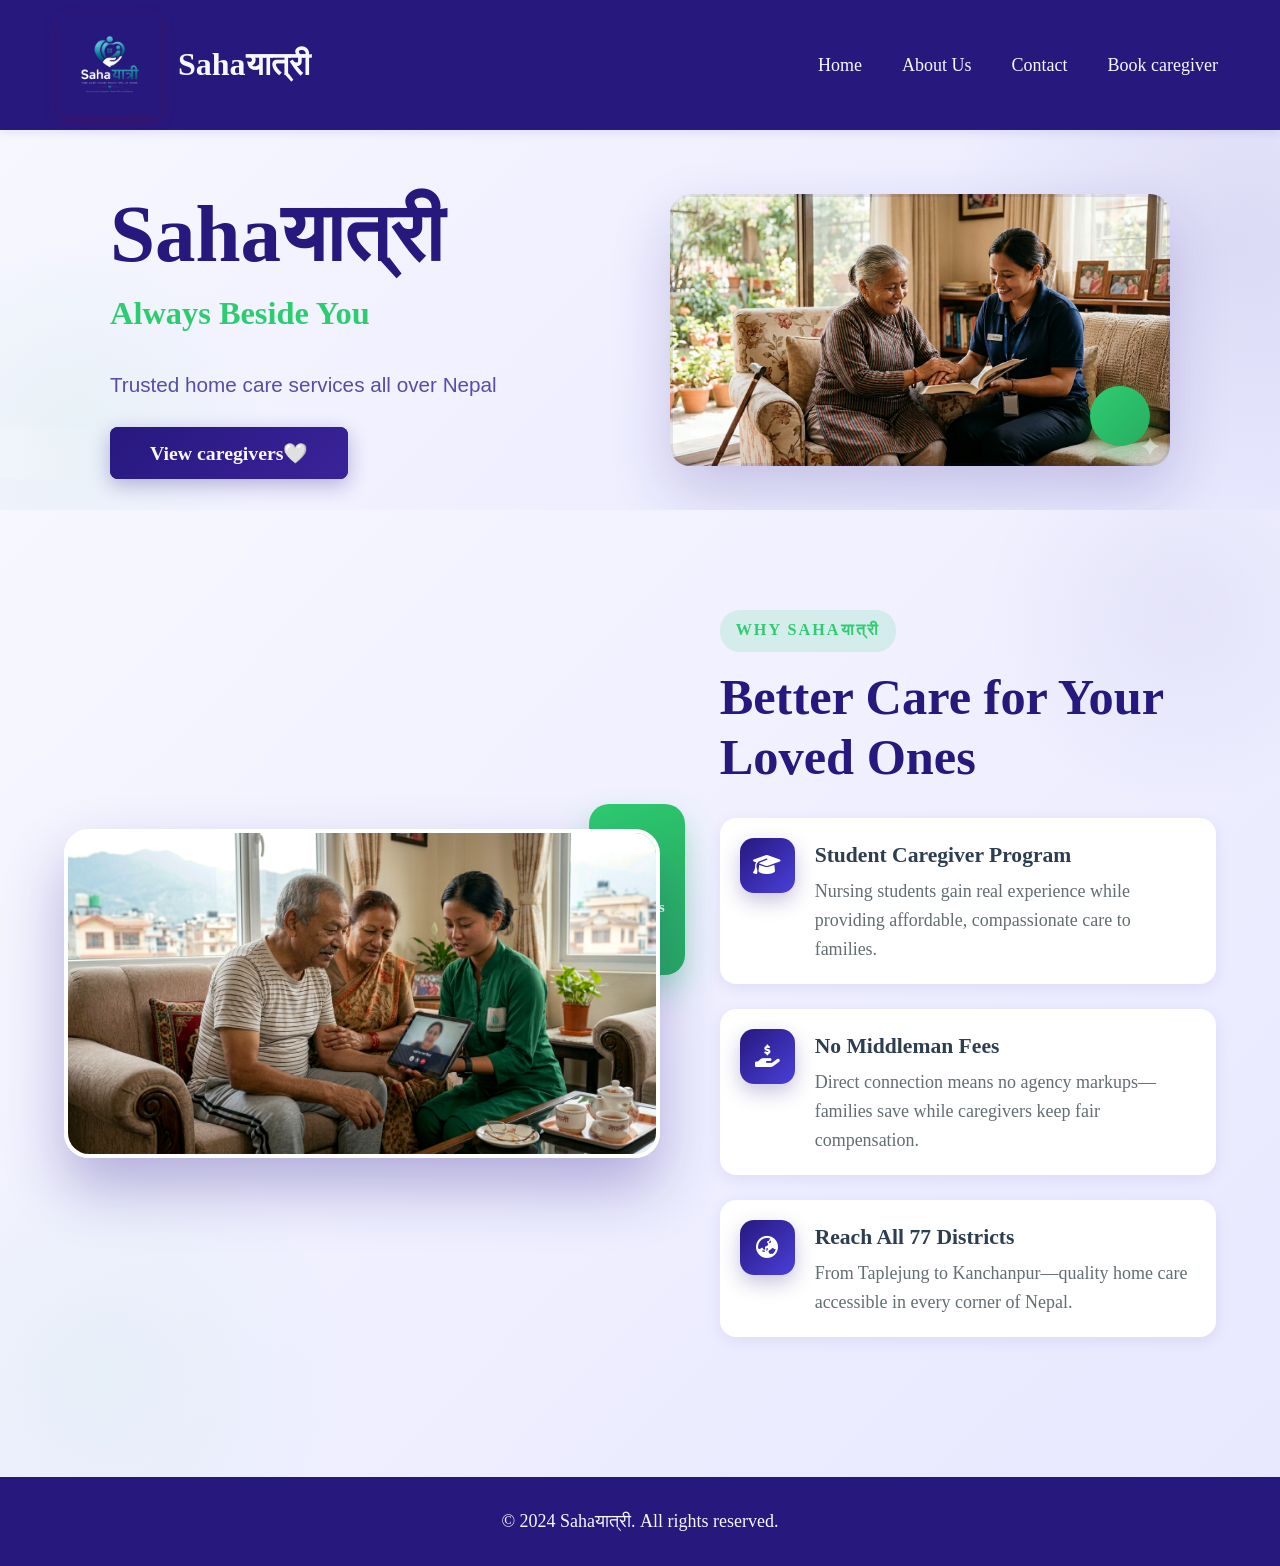
<file: First Draft/index.html>
<!DOCTYPE html>
<html lang="en">
<head>
    <meta charset="UTF-8">
    <meta name="viewport" content="width=device-width, initial-scale=1.0">
    <title>Document</title>
    <link rel="stylesheet" href="style.css">
    <link rel="stylesheet" href="https://cdnjs.cloudflare.com/ajax/libs/font-awesome/6.4.2/css/all.min.css">
    <script src="script.js"></script>
</head>
<body>
    <!-- Navigation Bar -->
    <nav class="navbar">
        
            <div class="nav-content">
                <div class="logo">
                    <a href="index.html">
                        <img id="bakwas"src="images/hi.png" alt="Sahayatri Logo">
                    </a>
                    <h1 id="bhi">Sahaयात्री</h1>
                </div>
                <ul class="nav-links">
                    <li><a href="#home">Home</a></li>
                    <li><a href="aboutus.html">About Us</a></li>
                    <li><a href="contact.html">Contact</a></li>
                    <li><a href="service.html">Book caregiver</a></li>
                </ul>
               <div class="hamburger">
    <div style="width: 25px; height: 3px; background: white; margin: 5px 0;"></div>
    <div style="width: 25px; height: 3px; background: white; margin: 5px 0;"></div>
    <div style="width: 25px; height: 3px; background: white; margin: 5px 0;"></div>
</div>
            </div>
        </div>
    </nav>

    <!-- Hero Section -->
    <section id="home" class="hero-section">
        <div class="container">
            <div class="hero-content">
                <div class="hero-text">
                    <h2 class="hero-title">Sahaयात्री</h2>
                    <p class="tagline">Always Beside You</p>
                    <p class="subtitle">Trusted home care services all over Nepal</p>
                  <a href="caregiver.html" class="cta-button"> View  caregivers🤍 </a>
                    
                </div>
                <div class="hero-image">
                    <div class="image-placeholder">
                        <img id="hi" src=" images/caregiver.png" alt="shayatri"></img>
                        <span></span>
                    </div>
                </div>
            </div>
        </div>
    </section>
    <section class="unique-why-us">
    <div class="split-container">
        
        <div class="why-visual">
            <div class="experience-badge">
                <span class="number">77</span>
                <span class="text">Districts<br>Strong</span>
            </div>
            <img id="kho" src="images/saha.png"alt="sahayatri"> </img>
        </div>

        <div class="why-content">
            <span class="accent-text"> WHY Sahaयात्री</span>
            <h2>Better Care for Your <br>Loved Ones</h2>
            
            <div class="feature-list">
                <div class="feature-item">
                    <div class="why-icon-box">
                        <i class="fa-solid fa-graduation-cap"></i>
                    </div>
                    <div>
                        <h4>Student Caregiver Program</h4>
                        <p>Nursing students gain real experience while providing affordable, compassionate care to families.</p>
                    </div>
                </div>

                <div class="feature-item">
                    <div class="why-icon-box">
                        <i class="fa-solid fa-hand-holding-dollar"></i>
                    </div>
                    <div>
                        <h4>No Middleman Fees</h4>
                        <p>Direct connection means no agency markups—families save while caregivers keep fair compensation.</p>
                    </div>
                </div>

                <div class="feature-item">
                    <div class="why-icon-box">
                        <i class="fa-solid fa-earth-asia"></i>
                    </div>
                    <div>
                        <h4>Reach All 77 Districts</h4>
                        <p>From Taplejung to Kanchanpur—quality home care accessible in every corner of Nepal.</p>
                    </div>
                </div>
            </div>

           
        </div>
        
    </div>
</section>

    
    <!-- Footer -->
    <footer class="footer">
        <div class="container">
            <p>&copy; 2024 Sahaयात्री. All rights reserved.</p>
        </div>
    </footer>

    
</body>
</html>
</file>
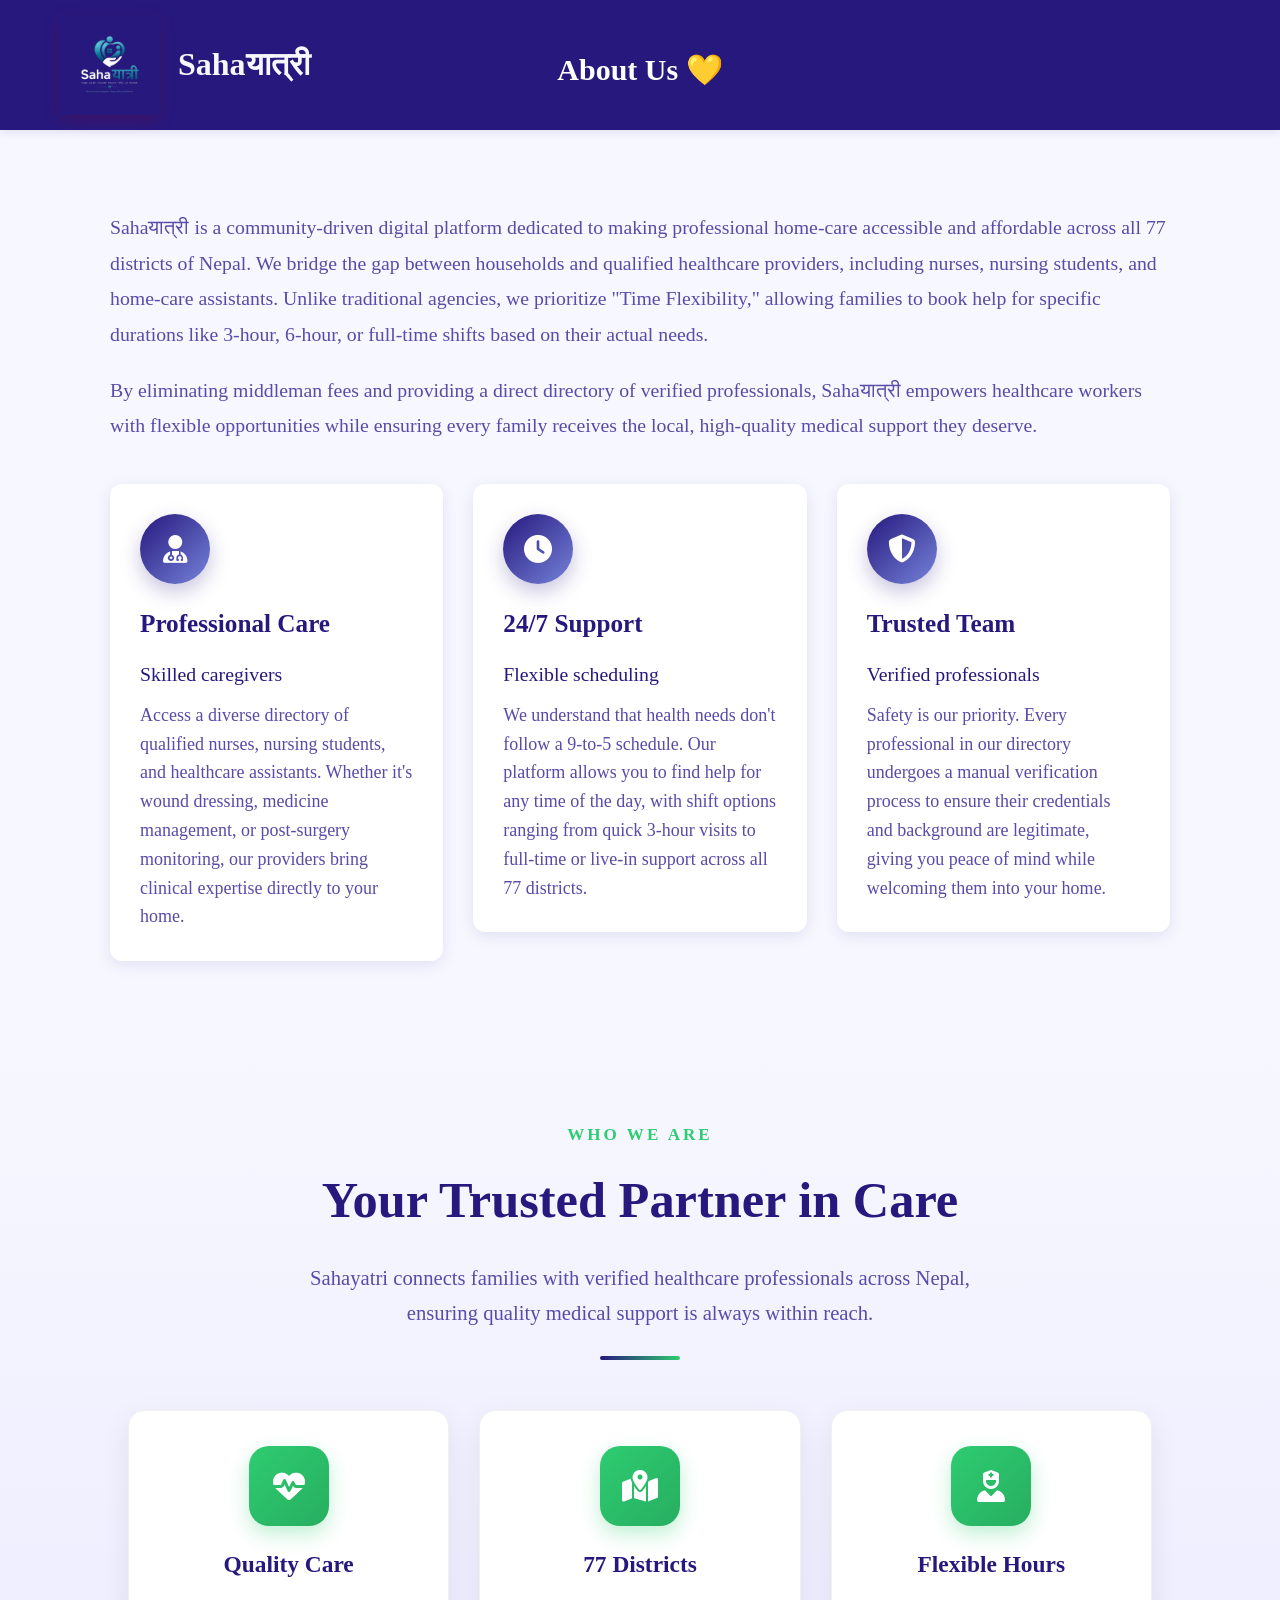
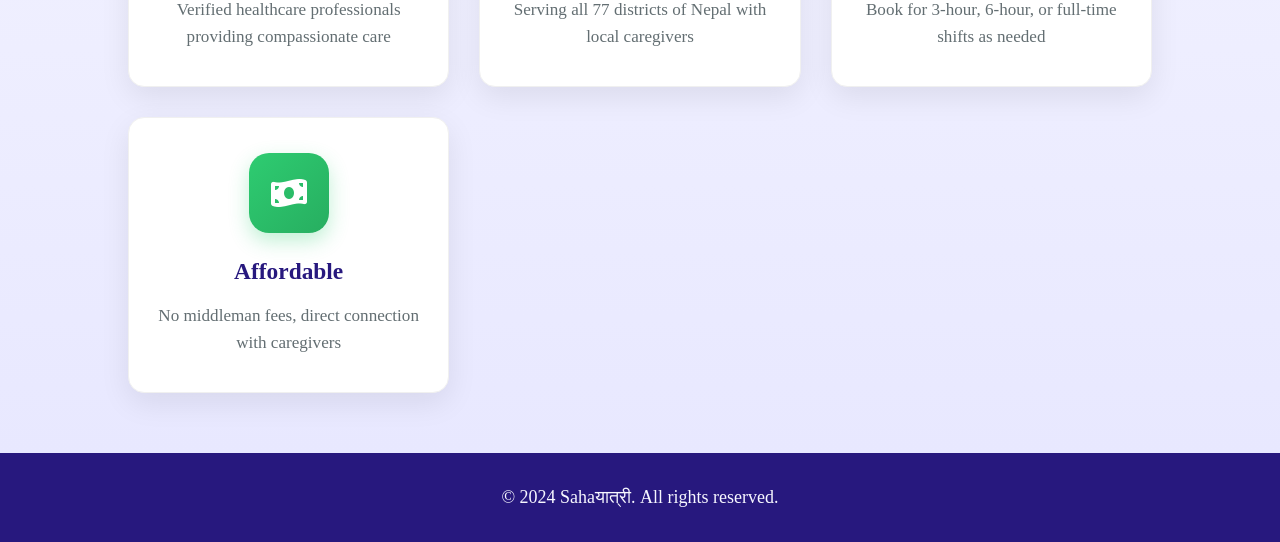
<file: First Draft/aboutus.html>
<!DOCTYPE html>
<html lang="en">
<head>
    <meta charset="UTF-8">
    <meta name="viewport" content="width=device-width, initial-scale=1.0">
    <title>About Us - Sahaयात्री</title>
    <link rel="stylesheet" href="style.css">
    <link rel="stylesheet" href="https://cdnjs.cloudflare.com/ajax/libs/font-awesome/6.4.2/css/all.min.css">
</head>
<body>
    <nav class="navbar">
      
            <div class="nav-content">
                <div class="logo">
                    <a href="index.html">
                        <img id="bakwas"src="images/hi.png" alt="Sahayatri Logo">
                    </a>
                    <h1 id="bhi">Sahaयात्री</h1>
                    

                </div>
                
                       <h2 class="section-title">About Us 💛</h2>
                     
              
             
                <div class="hamburger">
                    <span></span>
                    <span></span>
                    <span></span>
                </div>
            </div>
        </div>
    </nav>
        
    <section id="about" class="about-section">
        <div class="container">
           
            <div class="about-content">
                <div class="about-text">
                    <p>Sahaयात्री is a community-driven digital platform dedicated to making professional home-care accessible and affordable across all 77 districts of Nepal. We bridge the gap between households and qualified healthcare providers, including nurses, nursing students, and home-care assistants. Unlike traditional agencies, we prioritize "Time Flexibility," allowing families to book help for specific durations like 3-hour, 6-hour, or full-time shifts based on their actual needs.</p>
                    <p>By eliminating middleman fees and providing a direct directory of verified professionals, Sahaयात्री empowers healthcare workers with flexible opportunities while ensuring every family receives the local, high-quality medical support they deserve.</p>
                </div>
                <div class="about-features">
                    <div class="feature-card">
                        <div class="icon-wrapper">
                            <i class="fa-solid fa-user-doctor"></i>
                        </div>
                        <h3>Professional Care</h3>
                        <h4 id="ho">Skilled caregivers</h4>
                        <p>Access a diverse directory of qualified nurses, nursing students, and healthcare assistants. Whether it's wound dressing, medicine management, or post-surgery monitoring, our providers bring clinical expertise directly to your home.</p>
                    </div>
                    <div class="feature-card">
                        <div class="icon-wrapper">
                            <i class="fa-solid fa-clock"></i>
                        </div>
                        <h3>24/7 Support</h3>
                        <h4>Flexible scheduling</h4>
                        <p>We understand that health needs don't follow a 9-to-5 schedule. Our platform allows you to find help for any time of the day, with shift options ranging from quick 3-hour visits to full-time or live-in support across all 77 districts.</p>
                    </div>
                    <div class="feature-card">
                        <div class="icon-wrapper">
                            <i class="fa-solid fa-shield-halved"></i>
                        </div>
                        <h3>Trusted Team</h3>
                        <h4>Verified professionals</h4>
                        <p>Safety is our priority. Every professional in our directory undergoes a manual verification process to ensure their credentials and background are legitimate, giving you peace of mind while welcoming them into your home.</p>
                    </div>
                </div>
            </div>
        </div>
    </section>
     <section id="about-us">
    <div class="about-header">
        <span class="subtitle">WHO WE ARE</span>
        <h2>Your Trusted Partner in Care</h2>
        <p>Sahayatri connects families with verified healthcare professionals across Nepal, ensuring quality medical support is always within reach.</p>
        <div class="header-line"></div>
    </div>

    <div class="about-cards-container">
        <div class="about-card">
            <div class="card-icon">
                <i class="fa-solid fa-heart-pulse"></i>
            </div>
            <h3>Quality Care</h3>
            <p>Verified healthcare professionals providing compassionate care</p>
        </div>
        <div class="about-card">
            <div class="card-icon">
                <i class="fa-solid fa-map-location-dot"></i>
            </div>
            <h3>77 Districts</h3>
            <p>Serving all 77 districts of Nepal with local caregivers</p>
        </div>
        <div class="about-card">
            <div class="card-icon">
                <i class="fa-solid fa-user-nurse"></i>
            </div>
            <h3>Flexible Hours</h3>
            <p>Book for 3-hour, 6-hour, or full-time shifts as needed</p>
        </div>
        <div class="about-card">
            <div class="card-icon">
                <i class="fa-solid fa-money-bill-wave"></i>
            </div>
            <h3>Affordable</h3>
            <p>No middleman fees, direct connection with caregivers</p>
        </div>
    </div>
</section>

<footer class="footer">
    <div class="container">
        <p>&copy; 2024 Sahaयात्री. All rights reserved.</p>
    </div>
</footer>
</body>
</html>
</file>
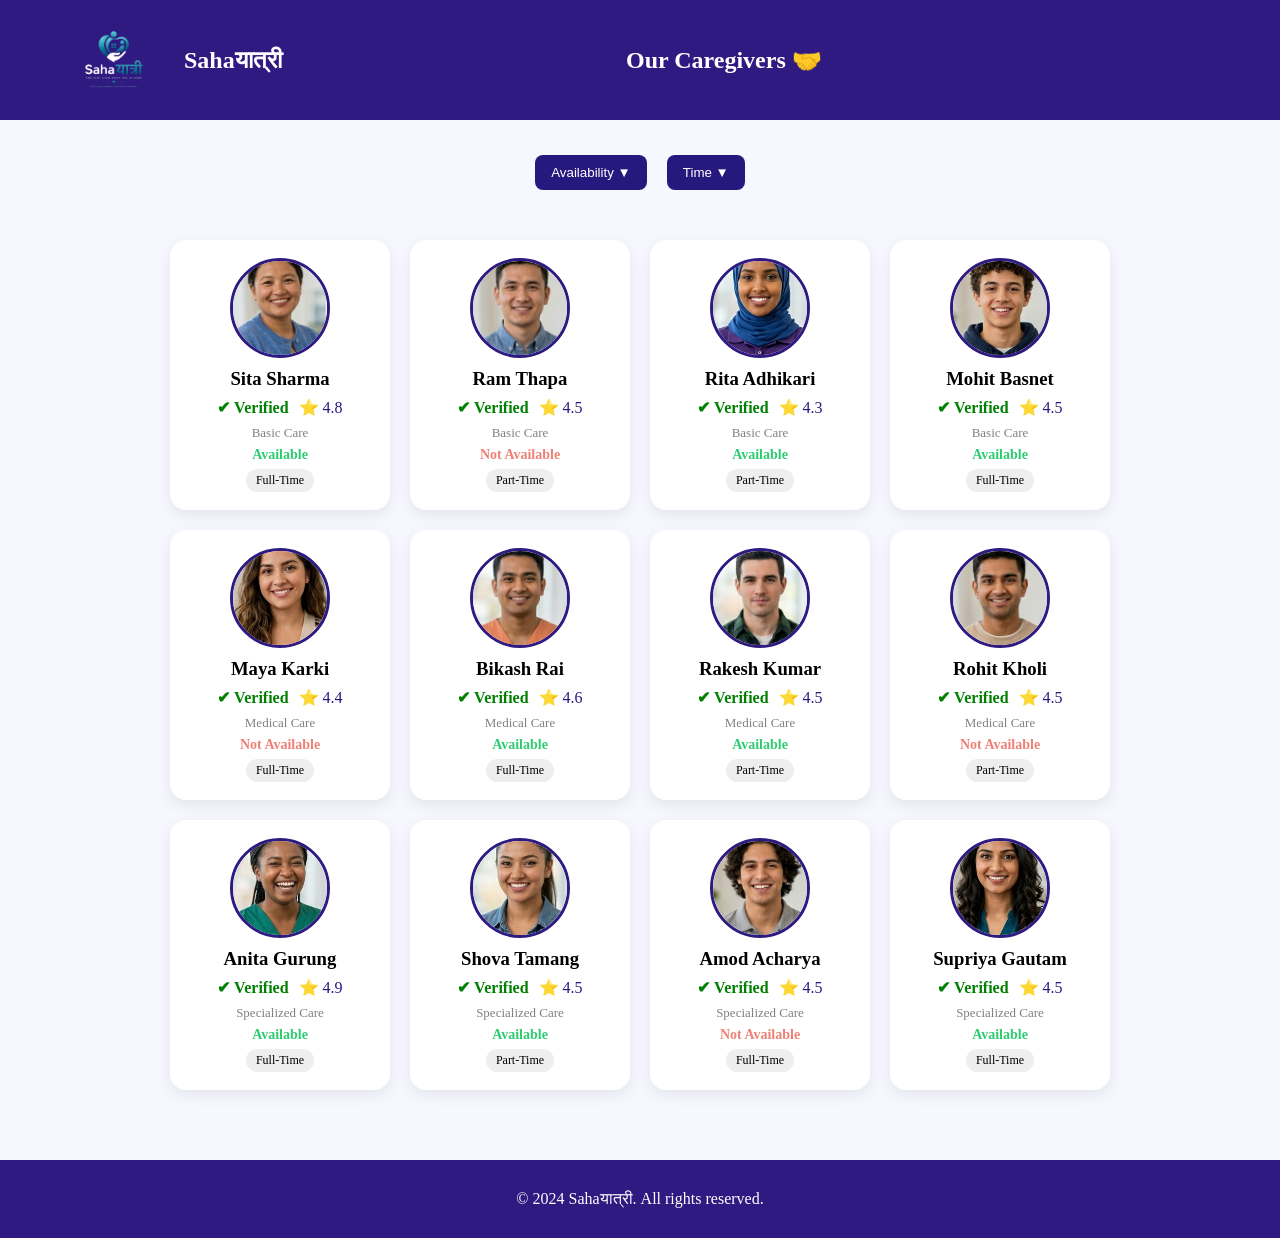
<file: First Draft/caregiver.html>
<!DOCTYPE html>
<html lang="en">
<head>
<meta charset="UTF-8">
<meta name="viewport" content="width=device-width, initial-scale=1.0">
<title>Caregivers - Saha Yatri</title>

<link rel="stylesheet" href="caregiver.css">
</head>

<body onload="filterCaregivers()">
<main>

<nav class="navbar">
  <div class="nav-content">
    <div class="logo">
      <a href="index.html">
        <img id="bakwas" src="images/hi.png" alt="Sahayatri Logo">
      </a>
      <h1>Sahaयात्री</h1>
    </div>

    <header class="naam">
      <h1>Our Caregivers 🤝</h1>
    </header>
  </div>
</nav>

<div class="filter-section">

  <!-- AVAILABILITY DROPDOWN -->
  <div class="dropdown">
    <button class="filter-btn" onclick="toggleDropdown('availBox')">
      Availability ▼
    </button>

    <div id="availBox" class="dropdown-box">
      <button onclick="filterCaregivers('available')">Available</button>
      <button onclick="filterCaregivers('not-available')">Not Available</button>
    </div>
  </div>

  <!-- TIME DROPDOWN KO LAGI -->
  <div class="dropdown">
    <button class="filter-btn" onclick="toggleDropdown('timeBox')">
      Time ▼
    </button>

    <div id="timeBox" class="dropdown-box">
      <button onclick="filterCaregivers('part-time')">Part-time</button>
      <button onclick="filterCaregivers('full-time')">Full-time</button>
    </div>
  </div>

</div>

<!-- PROFILES -->
<div class="profiles">

  <!-- BASIC CARE -->
  <div class="profile" data-type="basic"
  onclick="openProfile('Sita Sharma','Basic Care Specialist','Elderly care, Physiotherapy support','Available')">
    <img src="images/sita.png">
    <h3>Sita Sharma</h3>

    <div class="meta">
      <span class="verified">✔ Verified</span>
      <span class="rating">⭐ 4.8</span>
    </div>

    <p class="tag">Basic Care</p>
    <p class="availability available">Available</p>
    <p class="work-type">Full-Time</p>
  </div>

  <div class="profile" data-type="basic"
  onclick="openProfile('Ram Thapa','Basic Care Specialist','Daily assistance, Post-surgery support','Not Available')">
    <img src="images/ram.png">
    <h3>Ram Thapa</h3>

    <div class="meta">
      <span class="verified">✔ Verified</span>
      <span class="rating">⭐ 4.5</span>
    </div>

    <p class="tag">Basic Care</p>
    <p class="availability not-available">Not Available</p>
    <p class="work-type">Part-Time</p>
  </div>

  <div class="profile" data-type="basic"
  onclick="openProfile('Rita Adhikari','Basic Care Specialist','Daily assistance','Available')">
    <img src="images/rita.png">
    <h3>Rita Adhikari</h3>

    <div class="meta">
      <span class="verified">✔ Verified</span>
      <span class="rating">⭐ 4.3</span>
    </div>

    <p class="tag">Basic Care</p>
    <p class="availability available">Available</p>
    <p class="work-type">Part-Time</p>
  </div>

  <div class="profile" data-type="basic"
  onclick="openProfile('Mohit Basnet','Basic Care Specialist','Daily assistance','Available')">
    <img src="images/mohit.png">
    <h3>Mohit Basnet</h3>

    <div class="meta">
      <span class="verified">✔ Verified</span>
      <span class="rating">⭐ 4.5</span>
    </div>

    <p class="tag">Basic Care</p>
    <p class="availability available">Available</p>
    <p class="work-type">Full-Time</p>
  </div>

  <!-- MEDICAL CARE -->
  <div class="profile" data-type="medical"
  onclick="openProfile('Maya Karki','Medical Care Specialist','Post-surgery care, Patient monitoring','Not Available')">
    <img src="images/maya.png">
    <h3>Maya Karki</h3>

    <div class="meta">
      <span class="verified">✔ Verified</span>
      <span class="rating">⭐ 4.4</span>
    </div>

    <p class="tag">Medical Care</p>
    <p class="availability not-available">Not Available</p>
    <p class="work-type">Full-Time</p>
  </div>

  <div class="profile" data-type="medical"
  onclick="openProfile('Bikash Rai','Medical Care Specialist','Paralysis support, Daily assistance','Available')">
    <img src="images/bikash.png">
    <h3>Bikash Rai</h3>

    <div class="meta">
      <span class="verified">✔ Verified</span>
      <span class="rating">⭐ 4.6</span>
    </div>

    <p class="tag">Medical Care</p>
    <p class="availability available">Available</p>
    <p class="work-type">Full-Time</p>
  </div>

  <div class="profile" data-type="medical"
  onclick="openProfile('Rakesh Kumar','Medical Care Specialist','Physiotherapy support','Available')">
    <img src="images/rakesh.png">
    <h3>Rakesh Kumar</h3>

    <div class="meta">
      <span class="verified">✔ Verified</span>
      <span class="rating">⭐ 4.5</span>
    </div>

    <p class="tag">Medical Care</p>
    <p class="availability available">Available</p>
    <p class="work-type">Part-Time</p>
  </div>

  <div class="profile" data-type="medical"
  onclick="openProfile('Rohit Kholi','Medical Care Specialist','Post-surgery care','Not Available')">
    <img src="images/rohit.png">
    <h3>Rohit Kholi</h3>

    <div class="meta">
      <span class="verified">✔ Verified</span>
      <span class="rating">⭐ 4.5</span>
    </div>

    <p class="tag">Medical Care</p>
    <p class="availability not-available">Not Available</p>
    <p class="work-type">Part-Time</p>
  </div>

  <!-- SPECIALIZED CARE -->
  <div class="profile" data-type="specialized"
  onclick="openProfile('Anita Gurung','Specialized Care Specialist','Dementia care, Elderly companionship','Available')">
    <img src="images/anita.png">
    <h3>Anita Gurung</h3>

    <div class="meta">
      <span class="verified">✔ Verified</span>
      <span class="rating">⭐ 4.9</span>
    </div>

    <p class="tag">Specialized Care</p>
    <p class="availability available">Available</p>
    <p class="work-type">Full-Time</p>
  </div>

  <div class="profile" data-type="specialized"
  onclick="openProfile('Shova Tamang','Specialized Care Specialist','Paralysis support, Dementia care','Available')">
    <img src="images/shova.png">
    <h3>Shova Tamang</h3>

    <div class="meta">
      <span class="verified">✔ Verified</span>
      <span class="rating">⭐ 4.5</span>
    </div>

    <p class="tag">Specialized Care</p>
    <p class="availability available">Available</p>
    <p class="work-type">Part-Time</p>
  </div>

  <div class="profile" data-type="specialized"
  onclick="openProfile('Amod Acharya','Specialized Care Specialist','Paralysis support, Daily assistance','Not Available')">
    <img src="images/allu.png">
    <h3>Amod Acharya</h3>

    <div class="meta">
      <span class="verified">✔ Verified</span>
      <span class="rating">⭐ 4.5</span>
    </div>

    <p class="tag">Specialized Care</p>
    <p class="availability not-available">Not Available</p>
    <p class="work-type">Full-Time</p>
  </div>

  <div class="profile" data-type="specialized"
  onclick="openProfile('Supriya Gautam','Specialized Care Specialist','Dementia care, Paralysis support','Available')">
    <img src="images/supriya.png">
    <h3>Supriya Gautam</h3>

    <div class="meta">
      <span class="verified">✔ Verified</span>
      <span class="rating">⭐ 4.5</span>
    </div>

    <p class="tag">Specialized Care</p>
    <p class="availability available">Available</p>
    <p class="work-type">Full-Time</p>
  </div>

</div>

<!-- NO RESULT -->
<p id="noResult" class="no-result" style="display:none;">
  No caregivers found 😕
</p>

<!-- MODAL -->
<div id="modal" class="modal">
  <div class="modal-content">
    <span class="close" onclick="closeModal()">&times;</span>

    <h2 id="name"></h2>
    <p id="desc"></p>

    <button id="bookBtn" onclick="bookCaregiver()">Book Caregiver</button>
  </div>
</div>

<script src="caregiver.js"></script>

</main>

<footer class="footer">
  <div class="container">
    <p>&copy; 2024 Sahaयात्री. All rights reserved.</p>
  </div>
</footer>

</body>
</html>
</file>
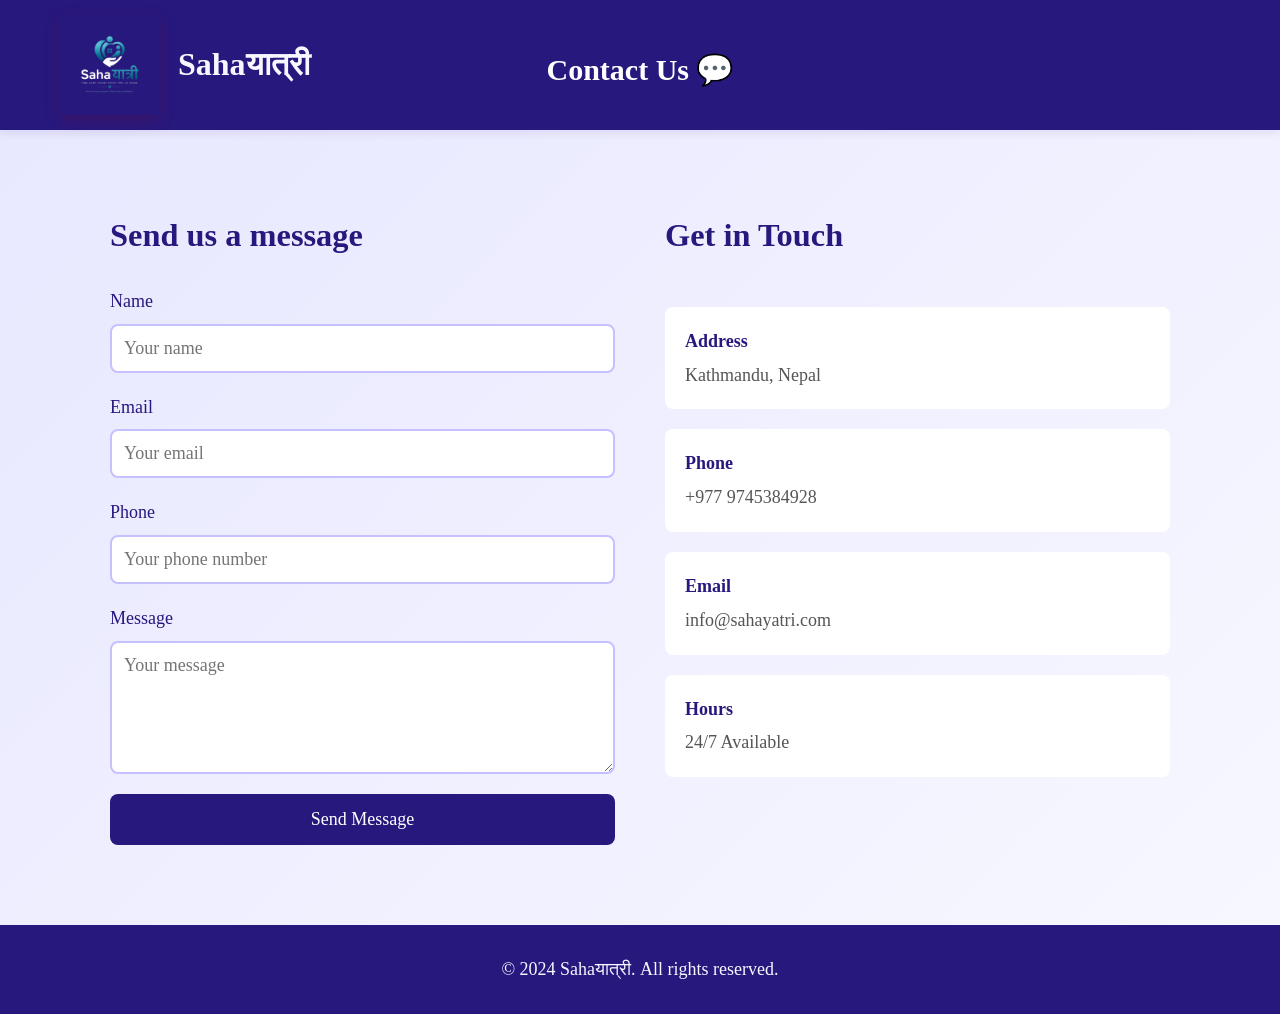
<file: First Draft/contact.html>
<!DOCTYPE html>
<html lang="en">
<head>
    <meta charset="UTF-8">
    <meta name="viewport" content="width=device-width, initial-scale=1.0">
    <title>Contact</title>
    <link rel="stylesheet" href="style.css">
</head>
<body>
  <nav class="navbar">
      
            <div class="nav-content">
                <div class="logo">
                    <a href="index.html">
                        <img id="bakwas"src="images/hi.png" alt="Sahayatri Logo">
                    </a>
                    <h1 id="bhi">Sahaयात्री</h1>
                
                </div>
                </div>
                
        <h2 class="section-title">Contact Us 💬</h2>
               
            </nav>
    
    
    <!-- Contact Section -->
    <section id="contact" class="contact-section">
        <div class="container">
            
            <div class="contact-content">

                <!-- Form -->
                <div class="contact-form-wrapper">
                    <h3>Send us a message</h3>
                    <form class="contact-form" action="https://formsubmit.co/prashannamagar8@gmail.com" method="POST">
                        
                        <div class="form-group">
                            <label>Name</label>
                            <input type="text" name="name" placeholder="Your name" required>
                        </div>

                        <div class="form-group">
                            <label>Email</label>
                            <input type="email" name="email" placeholder="Your email" required>
                        </div>

                        <div class="form-group">
                            <label>Phone</label>
                            <input type="tel" name="phone" placeholder="Your phone number">
                        </div>

                        <div class="form-group">
                            <label>Message</label>
                            <textarea name="message" rows="5" placeholder="Your message" required></textarea>
                        </div>

                        <button type="submit" class="submit-button">Send Message</button>

                    </form>
                </div>

                <!-- Contact Info -->
                <div class="contact-info">
                    <h3>Get in Touch</h3>

                    <div class="info-item">
                        <h4>Address</h4>
                        <p>Kathmandu, Nepal</p>
                    </div>

                    <div class="info-item">
                        <h4>Phone</h4>
                        <p>+977 9745384928</p>
                    </div>

                    <div class="info-item">
                        <h4>Email</h4>
                        <p>info@sahayatri.com</p>
                    </div>

                    <div class="info-item">
                        <h4>Hours</h4>
                        <p>24/7 Available</p>
                    </div>

                </div>

            </div>
        </div>
    </section>
      <!-- Footer -->
    <footer class="footer">
        <div class="container">
            <p>&copy; 2024 Sahaयात्री. All rights reserved.</p>
        </div>
    </footer>

</body>
</html>
</file>
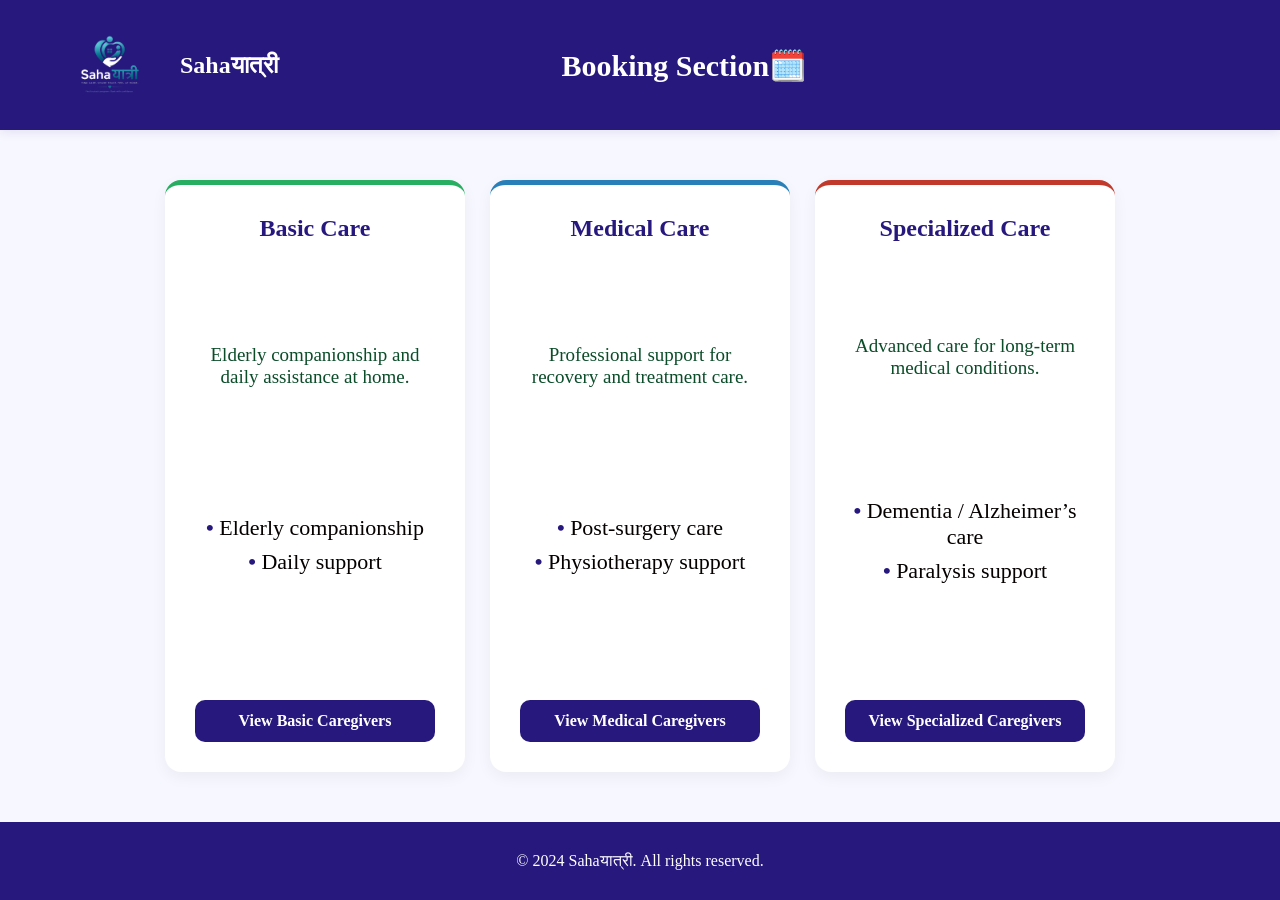
<file: First Draft/service.html>
<!DOCTYPE html>
<html lang="en">
<head>
<meta charset="UTF-8">
<meta name="viewport" content="width=device-width, initial-scale=1.0">
<title>Service - Saha Yatri</title>

<link rel="stylesheet" href="service.css">
</head>

<body>
  
<nav class="navbar">
            <div class="nav-content">
                <div class="logo">
                    <a href="index.html">
                        <img id="bakwas"src="images/hi.png" alt="Sahayatri Logo">
                    </a>
                    <h1 id="bhi">Sahaयात्री</h1>
                  </div>
                
                <header id="naam">
  <h1 class="section-title">Booking Section🗓️</h1>
  
  </header>
  </div>

</nav>

<!-- SERVICES -->
<main class="services-container">

  <!-- BASIC CARE -->
  <div class="service-card basic">
    <h2>Basic Care</h2>

    <p class="desc">
      Elderly companionship and daily assistance at home.
    </p>

    <ul class="features">
      <li>Elderly companionship</li>
      <li>Daily support</li>
    </ul>

    <a href="caregiver.html?type=basic" class="cta-button">
      View Basic Caregivers
    </a>
  </div>

  <!-- MEDICAL CARE -->
  <div class="service-card medical">
    <h2>Medical Care</h2>

    <p class="desc">
      Professional support for recovery and treatment care.
    </p>

    <ul class="features">
      <li>Post-surgery care</li>
      <li>Physiotherapy support</li>
    </ul>

    <a href="caregiver.html?type=medical" class="cta-button">
      View Medical Caregivers
    </a>
  </div>

  <!-- SPECIALIZED CARE -->
  <div class="service-card specialized">
    <h2>Specialized Care</h2>

    <p class="desc">
      Advanced care for long-term medical conditions.
    </p>

    <ul class="features">
      <li>Dementia / Alzheimer’s care</li>
      <li>Paralysis support</li>
    </ul>

    <a href="caregiver.html?type=specialized" class="cta-button">
      View Specialized Caregivers
    </a>
  </div>

</main>
<!-- Footer -->
    <footer class="footer">
        <div class="container">
            <p>&copy; 2024 Sahaयात्री. All rights reserved.</p>
        </div>
    </footer>


</body>
</html>
</file>
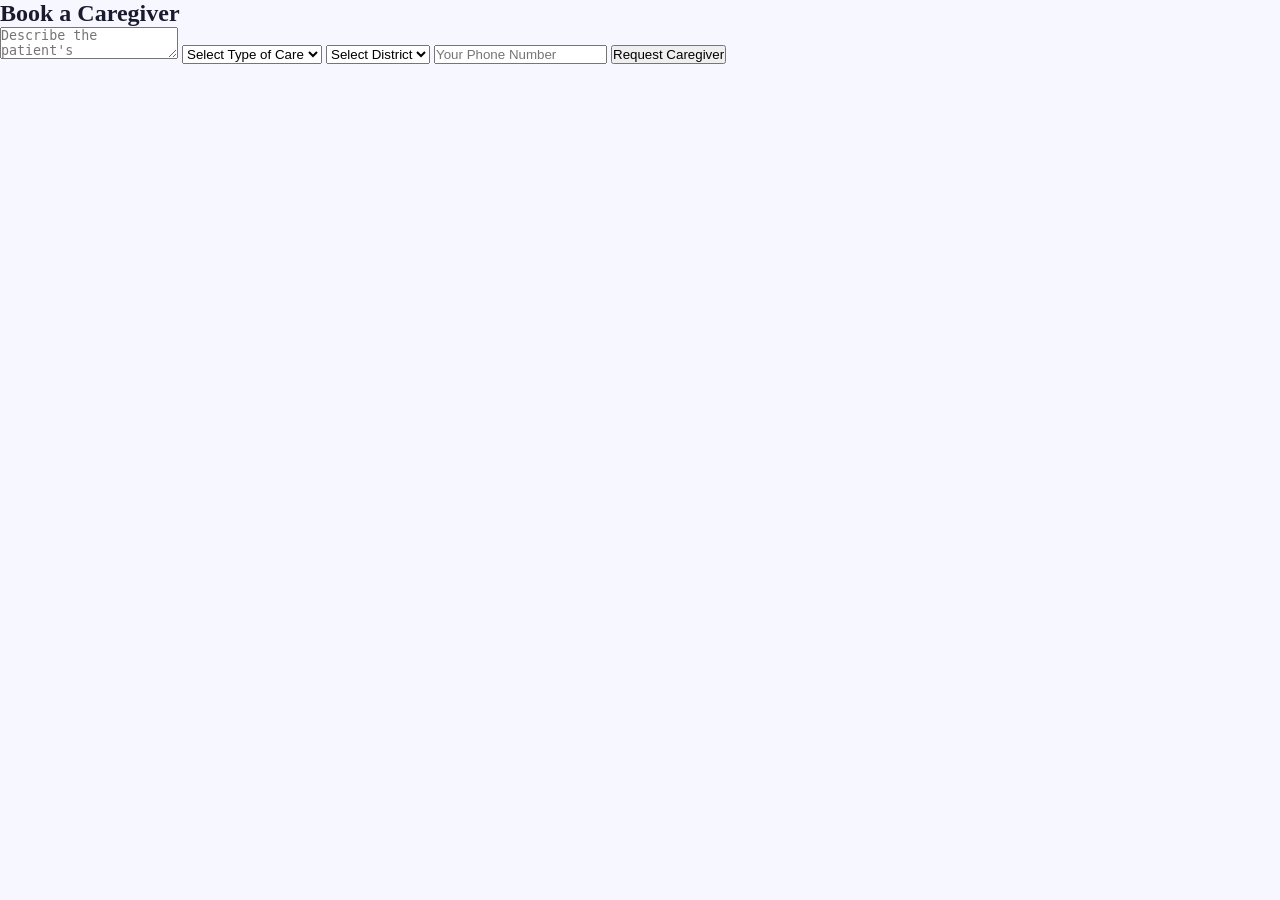
<file: Saha-Yatri/First Draft/booking.html>
<!DOCTYPE html>
<html lang="en">
<head>
    <meta charset="UTF-8">
    <title>Saha Yatri - Book Now</title>
    <link rel="stylesheet" href="service.css">
</head>
<body>

    <div class="booking-container">
        <h2>Book a Caregiver</h2>
        <form id="bookingForm">
            <textarea placeholder="Describe the patient's condition..." required></textarea>
            
            <select id="care-dropdown" required>
                <option value="">Select Type of Care</option>
                <option value="basic">Basic Care</option>
                <option value="clinical">Clinical Recovery</option>
                <option value="specialized">Specialized Care</option>
            </select>

            <select id="district-dropdown" required>
                <option value="">Select District</option>
                <option value="Kathmandu">Kathmandu</option>
                <option value="Lalitpur">Lalitpur</option>
                <option value="Bhaktapur">Bhaktapur</option>
            </select>

            <input type="text" placeholder="Your Phone Number" required>
            
            <button type="submit" class="btn-submit">Request Caregiver</button>
        </form>
    </div>

    <script>
        // Runs as soon as the page opens
        window.addEventListener('DOMContentLoaded', () => {
            // 1. Look for the ?service= part in the URL
            const urlParams = new URLSearchParams(window.location.search);
            const serviceKey = urlParams.get('service');

            // 2. Find our dropdown
            const dropdown = document.getElementById('care-dropdown');

            // 3. If a service was found, select it automatically
            if (serviceKey && dropdown) {
                dropdown.value = serviceKey;
                // Highlight the dropdown so the user sees it's filled
                dropdown.style.borderColor = "#4a90e2";
                dropdown.style.backgroundColor = "#eef6ff";
            }

            // 4. Handle form submission
            const form = document.getElementById('bookingForm');
            form.addEventListener('submit', (e) => {
                e.preventDefault();
                alert("Success! The Saha Yatri team will call you shortly.");
                window.location.href = "index.html"; // Takes them back home
            });
        });
    </script>
</body>
</html>
</file>
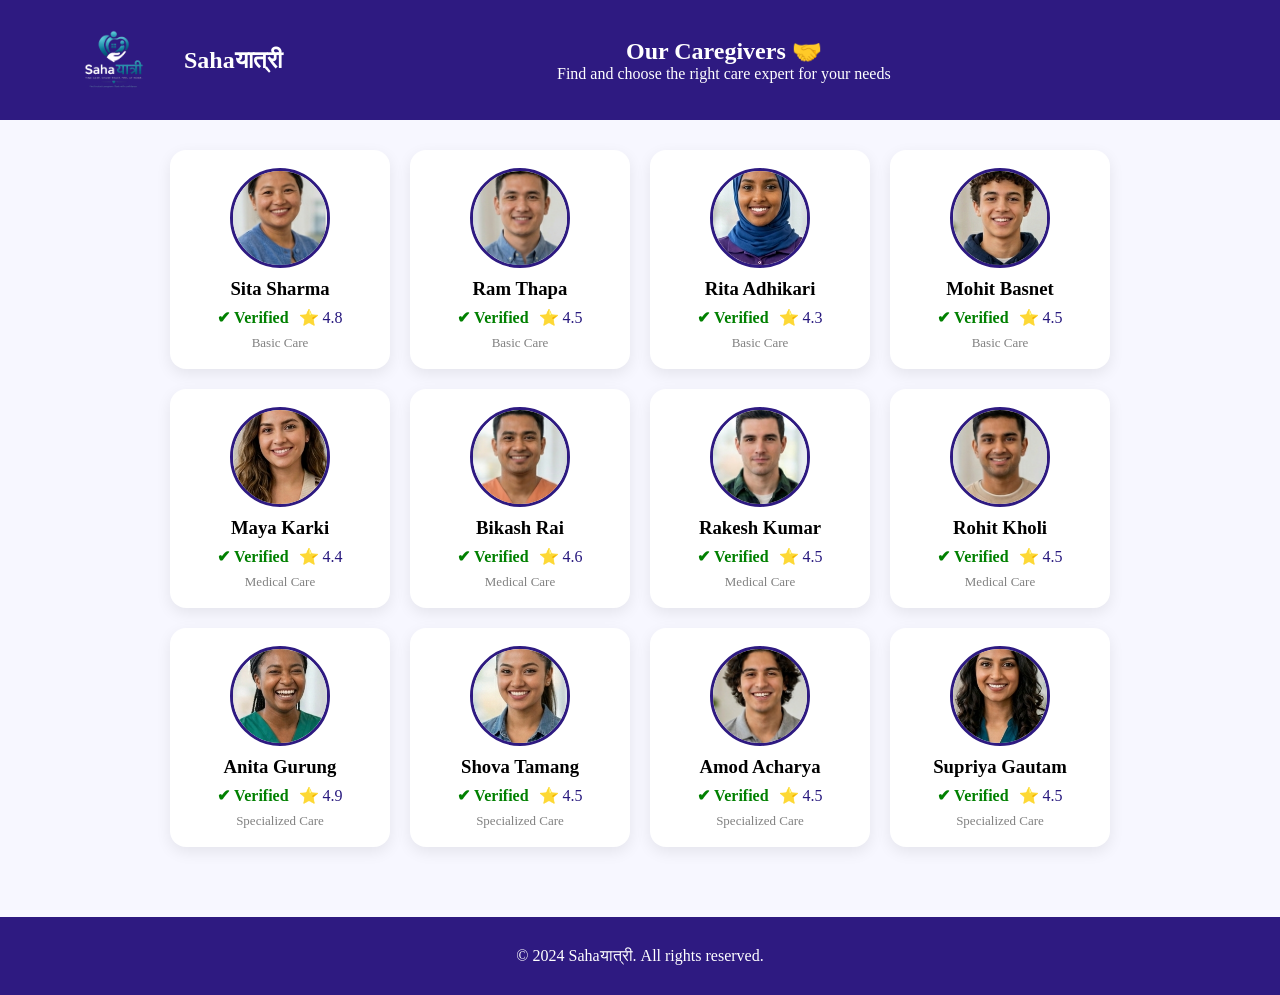
<file: Saha-Yatri/First Draft/caregiver.html>
<!DOCTYPE html>
<html lang="en">
<head>
<meta charset="UTF-8">
<meta name="viewport" content="width=device-width, initial-scale=1.0">
<title>Caregivers - Saha Yatri</title>

<link rel="stylesheet" href="caregiver.css">
</head>

<body onload="filterCaregivers()">
  <main>
  <nav class="navbar">
      
            <div class="nav-content">
                <div class="logo">
                    <a href="index.html">
                        <img id="bakwas"src="images/hi.png" alt="Sahayatri Logo">
                    </a>
                    <h1>Sahaयात्री</h1>
                    </div>
                    <header class="naam">
                   <h1>Our Caregivers 🤝</h1>
  <p id="bottle" > Find and choose the right care expert for your needs</p>
  </header>

                </div>
              </nav>
            

  

<!-- PROFILES -->
<div class="profiles">

  <!-- BASIC CARE -->
  <div class="profile" data-type="basic"
  onclick="openProfile('Sita Sharma','Basic Care Specialist','Elderly care, Physiotherapy support')">
    <img src="images/sita.png">
    <h3>Sita Sharma</h3>
    <div class="meta">
      <span class="verified">✔ Verified</span>
      <span class="rating">⭐ 4.8</span>
    </div>
    <p class="tag">Basic Care</p>
  </div>

  <div class="profile" data-type="basic"
  onclick="openProfile('Ram Thapa','Basic Care Specialist','Daily assistance, Post-surgery support')">
    <img src="images/ram.png">
    <h3>Ram Thapa</h3>
    <div class="meta">
      <span class="verified">✔ Verified</span>
      <span class="rating">⭐ 4.5</span>
    </div>
    <p class="tag">Basic Care</p>
  </div>

  <div class="profile" data-type="basic"
  onclick="openProfile('Rita Adhikari','Basic Care Specialist','Daily assistance')">
    <img src="images/rita.png">
    <h3>Rita Adhikari</h3>
    <div class="meta">
      <span class="verified">✔ Verified</span>
      <span class="rating">⭐ 4.3</span>
    </div>
    <p class="tag">Basic Care</p>
  </div>

  <div class="profile" data-type="basic"
  onclick="openProfile('Mohit Basnet','Basic Care Specialist','Daily assistance')">
    <img src="images/mohit.png">
    <h3>Mohit Basnet</h3>
    <div class="meta">
      <span class="verified">✔ Verified</span>
      <span class="rating">⭐ 4.5</span>
    </div>
    <p class="tag">Basic Care</p>
  </div>

  <!-- MEDICAL CARE -->
  <div class="profile" data-type="medical"
  onclick="openProfile('Maya Karki','Medical Care Specialist','Post-surgery care, Patient monitoring')">
    <img src="images/maya.png">
    <h3>Maya Karki</h3>
    <div class="meta">
      <span class="verified">✔ Verified</span>
      <span class="rating">⭐ 4.4</span>
    </div>
    <p class="tag">Medical Care</p>
  </div>

  <div class="profile" data-type="medical"
  onclick="openProfile('Bikash Rai','Medical Care Specialist','Paralysis support, Daily assistance')">
    <img src="images/bikash.png">
    <h3>Bikash Rai</h3>
    <div class="meta">
      <span class="verified">✔ Verified</span>
      <span class="rating">⭐ 4.6</span>
    </div>
    <p class="tag">Medical Care</p>
  </div>

  <div class="profile" data-type="medical"
  onclick="openProfile('Rakesh Kumar','Medical Care Specialist','Physiotherapy support')">
    <img src="images/rakesh.png">
    <h3>Rakesh Kumar</h3>
    <div class="meta">
      <span class="verified">✔ Verified</span>
      <span class="rating">⭐ 4.5</span>
    </div>
    <p class="tag">Medical Care</p>
  </div>

  <div class="profile" data-type="medical"
  onclick="openProfile('Rohit Kholi','Medical Care Specialist','Post-surgery care')">
    <img src="images/rohit.png">
    <h3>Rohit Kholi</h3>
    <div class="meta">
      <span class="verified">✔ Verified</span>
      <span class="rating">⭐ 4.5</span>
    </div>
    <p class="tag">Medical Care</p>
  </div>

  <!-- SPECIALIZED CARE -->
  <div class="profile" data-type="specialized"
  onclick="openProfile('Anita Gurung','Specialized Care Specialist','Dementia care, Elderly companionship')">
    <img src="images/anita.png">
    <h3>Anita Gurung</h3>
    <div class="meta">
      <span class="verified">✔ Verified</span>
      <span class="rating">⭐ 4.9</span>
    </div>
    <p class="tag">Specialized Care</p>
  </div>

  <div class="profile" data-type="specialized"
  onclick="openProfile('Shova Tamang','Specialized Care Specialist','Paralysis support, Dementia care')">
    <img src="images/shova.png">
    <h3>Shova Tamang</h3>
    <div class="meta">
      <span class="verified">✔ Verified</span>
      <span class="rating">⭐ 4.5</span>
    </div>
    <p class="tag">Specialized Care</p>
  </div>

  <div class="profile" data-type="specialized"
  onclick="openProfile('Amod Acharya','Specialized Care Specialist','Paralysis support, Daily assistance')">
    <img src="images/allu.png">
    <h3>Amod Acharya</h3>
    <div class="meta">
      <span class="verified">✔ Verified</span>
      <span class="rating">⭐ 4.5</span>
    </div>
    <p class="tag">Specialized Care</p>
  </div>

  <div class="profile" data-type="specialized"
  onclick="openProfile('Supriya Gautam','Specialized Care Specialist','Dementia care, Paralysis support')">
    <img src="images/supriya.png">
    <h3>Supriya Gautam</h3>
    <div class="meta">
      <span class="verified">✔ Verified</span>
      <span class="rating">⭐ 4.5</span>
    </div>
    <p class="tag">Specialized Care</p>
  </div>

</div>

<!-- NO RESULT -->
<p id="noResult" class="no-result" style="display:none;">
  No caregivers found 😕
</p>

<!-- MODAL -->
<div id="modal" class="modal">

  <div class="modal-content">

    <span class="close" onclick="closeModal()">&times;</span>

    <h2 id="name"></h2>
    <p id="desc"></p>

    <!-- IMPORTANT BUTTON -->
    <button id="bookBtn" onclick="bookCaregiver()">Book Caregiver</button>

  </div>

</div>

<script src="caregiver.js"></script>
</main>
 <!-- Footer -->
    <footer class="footer">
        <div class="container">
            <p>&copy; 2024 Sahaयात्री. All rights reserved.</p>
        </div>
    </footer>

</body>
</html>
</file>
<file: First Draft/style.css>
* {
    margin: 0;
    padding: 0;
    box-sizing: border-box;
}
*{
    font-family:'pacifico',cursive;
}
*{
    font-size:18px;
}
.nav-links{
margin:2px;
    
}
body {
    font-family: 'Inter', sans-serif;
    color: #27187E;
    background-color: #F7F7FF;
    line-height: 1.6;
}

.container {
    max-width: 1200px;
    margin: 0 auto;
    padding: 0 20px;
}


.navbar {
    background-color: #27187E;
    padding: 15px 60px;
    position: sticky;
    top: 0;
    z-index: 1000;
    box-shadow: 0 2px 10px rgba(39, 24, 126, 0.1);
}


.nav-content {
    display: flex;
    justify-content: space-between;
    align-items: center;
}

.logo {
    display: flex;
    align-items: center;
    gap: 8px;
    margin-right: 0;
}

.logo a {
    display: block;
}

.logo img {
    height: 40px;
}
.logo span{
    font-size:20px;
    font-weight:600;
    line-height:1;
}

.logo h1 {
    color: #F7F7FF;
    font-size: 1.4rem;
    font-weight: 700;
    white-space: nowrap;
}

.nav-links {
    display: flex;
    list-style: none;
    margin:2px;
    gap:40px;
    margin-left: auto;
}

.nav-links li a {
    color: #F7F7FF;
    text-decoration: none;
    font-weight: 500;
    font-size: 1rem;
    transition: color 0.3s;
}

.nav-links li a:hover {
    color: #a9a3ed;
}

.hamburger {
    display: none;
    flex-direction: column;
    gap: 4px;
    cursor: pointer;
}

.hamburger span {
    width: 25px;
    height: 3px;
    background-color: #F7F7FF;
    transition: all 0.3s;
}

/* Hero Section */
.hero-section {
    padding: 60px 0 40px;
    background: linear-gradient(135deg, #F7F7FF 0%, #e8e8ff 100%);
    position: relative;
    overflow: hidden;
}

.hero-section::before {
    content: '';
    position: absolute;
    top: -50%;
    right: -20%;
    width: 600px;
    height: 600px;
    background: radial-gradient(circle, rgba(39, 24, 126, 0.08) 0%, transparent 70%);
    border-radius: 50%;
    animation: pulseBg 4s ease-in-out infinite;
}

@keyframes pulseBg {
    0%, 100% { transform: scale(1); opacity: 1; }
    50% { transform: scale(1.1); opacity: 0.7; }
}

.hero-section::after {
    content: '';
    position: absolute;
    bottom: -30%;
    left: -10%;
    width: 400px;
    height: 400px;
    background: radial-gradient(circle, rgba(46, 204, 113, 0.06) 0%, transparent 70%);
    border-radius: 50%;
}

.hero-content {
    display: flex;
    align-items: center;
    gap: 60px;
    position: relative;
    z-index: 1;
}

.hero-text {
    flex: 1;
}

.hero-badge {
    display: inline-flex;
    align-items: center;
    gap: 10px;
    background: white;
    padding: 10px 20px;
    border-radius: 50px;
    box-shadow: 0 4px 15px rgba(39, 24, 126, 0.1);
    margin-bottom: 20px;
}

.hero-badge i {
    color: #cbd6d0;
    font-size: 18px;
}

.hero-badge span {
    color: #27187E;
    font-weight: 600;
    font-size: 0.9rem;
}

.hero-title {
    font-size: 4.5rem;
    color: #27187E;
    font-weight: 800;
    margin-bottom: 0.5rem;
    line-height: 1.1;
}

.tagline {
    font-size: 1.8rem;
    color: #2ecc71;
    font-weight: 600;
    margin-bottom: 1.5rem;
}

.hero-text .subtitle {
    font-size: 1.15rem;
    color: #5a4ba8;
    margin-bottom: 2rem;
    line-height: 1.7;
    font-family: 'Inter', sans-serif;
}

.cta-group {
    display: flex;
    gap: 15px;
}

.cta-button {
    background: linear-gradient(135deg, #27187E 0%, #3a2399 100%);
    color: #F7F7FF;
    padding: 16px 35px;
    font-size: 1.1rem;
    font-weight: 600;
    border: none;
    border-radius: 12px;
    cursor: pointer;
    transition: all 0.3s ease;
    text-decoration: none;
    box-shadow: 0 6px 20px rgba(39, 24, 126, 0.3);
    position: relative;
    overflow: hidden;
}

.cta-button::before {
    content: '';
    position: absolute;
    top: 0;
    left: -100%;
    width: 100%;
    height: 100%;
    background: linear-gradient(90deg, transparent, rgba(255,255,255,0.2), transparent);
    transition: left 0.5s;
}

.cta-button:hover {
    background: linear-gradient(135deg, #3a2399 0%, #27187E 100%);
    transform: translateY(-3px);
    box-shadow: 0 12px 30px rgba(39, 24, 126, 0.4);
}

.cta-button:hover::before {
    left: 100%;
}

.cta-secondary {
    display: inline-block;
    padding: 16px 35px;
    font-size: 1.1rem;
    font-weight: 600;
    color: #27187E;
    background: white;
    border: 2px solid #27187E;
    border-radius: 10px;
    text-decoration: none;
    transition: all 0.3s;
}

.cta-secondary:hover {
    background: #27187E;
    color: white;
}

.hero-image {
    flex: 1;
    display: flex;
    justify-content: center;
}

.image-container {
    width: 100%;
    max-width: 500px;
    position: relative;
}

.image-container img {
    width: 100%;
    height: auto;
    border-radius: 20px;
    box-shadow: 0 20px 60px rgba(39, 24, 126, 0.2);
}

/* Stats Section */
.stats-section {
    padding: 40px 0;
    background: white;
}

.stats-grid {
    display: grid;
    grid-template-columns: repeat(4, 1fr);
    gap: 30px;
    text-align: center;
}

.stat-item {
    padding: 20px;
}

.stat-number {
    display: block;
    font-size: 2.8rem;
    font-weight: 800;
    color: #27187E;
    line-height: 1;
}

.stat-label {
    display: block;
    font-size: 1rem;
    color: #5a4ba8;
    margin-top: 8px;
    font-weight: 500;
}

/* Unique Why Us Section */
.unique-why-us {
    padding: 80px 0;
    background: linear-gradient(180deg, #F7F7FF 0%, #e8e8ff 100%);
}

.why-header {
    text-align: center;
    max-width: 600px;
    margin: 0 auto 50px;
}

.section-tag {
    display: inline-block;
    color: #2ecc71;
    font-weight: 700;
    letter-spacing: 3px;
    font-size: 0.85rem;
    margin-bottom: 15px;
}

.why-header h2 {
    font-size: 2.8rem;
    color: #27187E;
    margin-bottom: 15px;
    font-weight: 700;
}

.why-header .highlight {
    color: #2ecc71;
}

.why-header p {
    font-size: 1.1rem;
    color: #5a4ba8;
}

.why-cards {
    display: grid;
    grid-template-columns: repeat(auto-fit, minmax(250px, 1fr));
    gap: 30px;
    max-width: 1200px;
    margin: 0 auto;
}

.why-card {
    background: white;
    border-radius: 20px;
    padding: 35px 30px;
    text-align: center;
    transition: all 0.3s ease;
    border: 2px solid transparent;
    position: relative;
    overflow: hidden;
}

.why-card::before {
    content: '';
    position: absolute;
    top: 0;
    left: 0;
    right: 0;
    height: 4px;
    background: linear-gradient(90deg, #27187E, #2ecc71);
    transform: scaleX(0);
    transition: transform 0.3s ease;
    transform-origin: left;
}

.why-card:hover {
    transform: translateY(-10px);
    box-shadow: 0 20px 40px rgba(39, 24, 126, 0.15);
    border-color: #e8e8ff;
}

.why-card:hover::before {
    transform: scaleX(1);
}

.why-icon {
    width: 80px;
    height: 80px;
    background: linear-gradient(135deg, #F7F7FF 0%, #e8e8ff 100%);
    border-radius: 20px;
    display: flex;
    align-items: center;
    justify-content: center;
    margin: 0 auto 25px;
}

.why-icon i {
    font-size: 32px;
    color: #27187E;
}

.why-card h3 {
    font-size: 1.4rem;
    color: #27187E;
    margin-bottom: 15px;
    font-weight: 600;
}

.why-card p {
    color: #5a4ba8;
    line-height: 1.7;
    margin-bottom: 20px;
}

.why-card-tag {
    display: inline-block;
    padding: 8px 20px;
    background: linear-gradient(90deg, #27187E, #3a2399);
    color: white;
    border-radius: 50px;
    font-size: 0.85rem;
    font-weight: 600;
}

.cta-button {
    background-color: #27187E;
    color: #F7F7FF;
    padding: 15px 40px;
    font-size: 1.1rem;
    font-weight: 600;
    border: none;
    border-radius: 8px;
    cursor: pointer;
    transition: background-color 0.3s, transform 0.2s;
    font-family:pacifico,cursive; 
}

.cta-button:hover {
    background-color: #3a2399;
    transform: translateY(-2px);
}

.hero-image {
    flex: 1;
}

.image-placeholder {
    width: 110%;
    height: 110%;
    background: linear-gradient(135deg, #e8e8ff 0%, #d4d4f7 100%);
    border-radius: 20px;
    display: flex;
    align-items:center;
    gap: 10px;
    overflow:hidden;
    object-fit:cover;
    position: relative;
    box-shadow: 0 25px 60px rgba(39, 24, 126, 0.2);
}

.image-placeholder::before {
    content: '';
    position: absolute;
    inset: 0;
    border-radius: 20px;
    border: 3px solid rgba(39, 24, 126, 0.1);
}

.image-placeholder::after {
    content: '';
    position: absolute;
    bottom: 20px;
    right: 20px;
    width: 60px;
    height: 60px;
    background: linear-gradient(135deg, #2ecc71 0%, #27ae60 100%);
    border-radius: 50%;
    box-shadow: 0 10px 25px rgba(46, 204, 113, 0.4);
}

.image-placeholder p {
    font-size: 1.2rem;
    font-weight: 600;
    color: #27187E;
}

.image-placeholder span {
    font-size: 0.9rem;
    color: #5a4ba8;
    font-style: italic;
}

/* About Us Section ko lagi  */
.about-section {
    padding: 80px 0;
    background-color: #F7F7FF;
}

.section-title {
    font-size: 2.5rem;
    color: #27187E;
    text-align: center;
    margin-bottom: 3rem;
    font-weight: 700;
}

.about-content {
    display: flex;
    flex-direction: column;
    gap: 40px;
}

.about-text {
    display: flex;
    flex-direction: column;
    gap: 20px;
}

.about-text p {
    font-size: 1.1rem;
    color: #5a4ba8;
    line-height: 1.8;
}

.about-features {
    display: flex;
    gap: 30px;
    flex-wrap: wrap;
    align-items:flex-start;
}

.feature-card {
    flex: 1;
    min-width: 280px;
    background-color: #ffffff;
    padding: 30px;
    border-radius: 12px;
    box-shadow: 0 4px 15px rgba(39, 24, 126, 0.1);
    transition: transform 0.3s, box-shadow 0.3s;
}


.feature-card:hover {
    transform: translateY(-5px);
    box-shadow: 0 6px 20px rgba(39, 24, 126, 0.15);
}

.feature-card h3 {
    color: #27187E;
    font-size: 1.4rem;
    margin-bottom: 15px;
    font-weight: 600;
}

.feature-card h4 {
    color: #27187E;
    font-size: 1.1rem;
    margin-bottom: 10px;
    font-weight: 500;
}

.feature-card p {
    color: #5a4ba8;
    line-height: 1.6;
}

.icon-wrapper {
    width: 70px;
    height: 70px;
    background: linear-gradient(135deg, #27187E 0%, #7583d9 100%);
    border-radius: 50%;
    display: flex;
    align-items: center;
    justify-content: center;
    margin-bottom: 20px;
    box-shadow: 0 8px 20px rgba(39, 24, 126, 0.25);
}

.icon-wrapper i {
    font-size: 28px;
    color: #ffffff;
}

.about-card {
    background: white;
    border-radius: 16px;
    padding: 35px 25px;
    text-align: center;
    box-shadow: 0 10px 30px rgba(0, 0, 0, 0.08);
    transition: all 0.3s ease;
    border: 1px solid #f0f0f0;
}

.about-card:hover {
    transform: translateY(-10px);
    box-shadow: 0 20px 40px rgba(39, 24, 126, 0.15);
    border-color: #27187E;
}

.about-cards-container {
    display: grid;
    grid-template-columns: repeat(auto-fit, minmax(250px, 1fr));
    gap: 30px;
    max-width: 1200px;
    margin: 0 auto;
}

.card-icon {
    width: 80px;
    height: 80px;
    background: linear-gradient(135deg, #2ecc71 0%, #27ae60 100%);
    border-radius: 20px;
    display: flex;
    align-items: center;
    justify-content: center;
    margin: 0 auto 20px;
    box-shadow: 0 8px 20px rgba(46, 204, 113, 0.3);
}

.card-icon i {
    font-size: 32px;
    color: white;
}

.about-card h3 {
    color: #27187E;
    font-size: 1.3rem;
    margin-bottom: 12px;
    font-weight: 600;
}

.about-card p {
    color: #636e72;
    font-size: 0.95rem;
    line-height: 1.6;
}

/* Reset */
body {
    margin: 0;
    font-family: Arial, sans-serif;
}

/* Header */
.hkl {
    background-color: #27187E;
    padding: 30px 0;
    text-align: center;
}

.header-title {
    color: #F7F7FF;
    font-size: 2rem;
    margin: 0;
}

/* Contact Section ko style */
.contact-section {
    padding: 80px 0;
    background: linear-gradient(135deg, #e8e8ff 0%, #F7F7FF 100%);
}

.container {
    width: 90%;
    max-width: 1100px;
    margin: auto;
}

/* Layout */
.contact-content {
    display: flex;
    gap: 50px;
    flex-wrap: wrap;
}

.contact-form-wrapper,
.contact-info {
    flex: 1;
}

/* Headings */
.contact-form-wrapper h3,
.contact-info h3 {
    color: #27187E;
    font-size: 1.8rem;
    margin-bottom: 25px;
}

/* Form */
.contact-form {
    display: flex;
    flex-direction: column;
    gap: 20px;
}

.form-group {
    display: flex;
    flex-direction: column;
    gap: 8px;
}

.form-group input,
.form-group textarea {
    padding: 12px;
    border: 2px solid #c5c0ff;
    border-radius: 8px;
}

.form-group input:focus,
.form-group textarea:focus {
    outline: none;
    border-color: #27187E;
}

/* Button */
.submit-button {
    background-color: #27187E;
    color: white;
    padding: 15px;
    border: none;
    border-radius: 8px;
    cursor: pointer;
}

.submit-button:hover {
    background-color: #3a2399;
}

/* Info Cards */
.contact-info {
    display: flex;
    flex-direction: column;
    gap: 20px;
}

.info-item {
    background: white;
    padding: 20px;
    border-radius: 8px;
}

.info-item h4 {
    color: #27187E;
    margin-bottom: 5px;
}

.info-item p {
    color: #555;
}

/* Footer */
.footer {
    background-color: #27187E;
    color: #F7F7FF;
    padding: 30px 0;
    text-align: center;
}

.footer p {
    font-size: 1rem;
}

/* Responsive Design */
@media (max-width: 992px) {
    .hero-content {
        flex-direction: column;
        text-align: center;
        gap: 40px;
    }
    
    .hero-title {
        font-size: 3rem;
    }
    
    .hero-text {
        order: 1;
    }
    
    .hero-image {
        order: 2;
        width: 100%;
    }
    
    .image-container {
        max-width: 400px;
        margin: 0 auto;
    }
    
    .cta-group {
        justify-content: center;
    }
    
    .stats-grid {
        grid-template-columns: repeat(2, 1fr);
    }
    
    .why-cards {
        grid-template-columns: repeat(2, 1fr);
    }
}

@media (max-width: 768px) {
    .hamburger {
        display: flex;
    }

    .nav-links {
        position: absolute;
        top: 100%;
        left: 0;
        right: 0;
        background-color: #27187E;
        flex-direction: column;
        gap: 0;
        padding: 20px;
        transform: translateY(-100%);
        opacity: 0;
        visibility: hidden;
        transition: transform 0.3s, opacity 0.3s, visibility 0.3s;
    }

    .nav-links.active {
        transform: translateY(0);
        opacity: 1;
        visibility: visible;
    }

    .nav-links li {
        padding: 10px 0;
        border-bottom: 1px solid rgba(247, 247, 255, 0.1);
    }

    .hero-title {
        font-size: 2.5rem;
    }

    .tagline {
        font-size: 1.4rem;
    }

    .image-placeholder {
        height: 300px;
    }

    .about-features {
        flex-direction: column;
    }

    .feature-card {
        min-width: 100%;
    }

    .contact-content {
        flex-direction: column;
        gap: 40px;
    }

    .section-title {
        font-size: 2rem;
    }
    
    .stats-grid {
        grid-template-columns: repeat(2, 1fr);
        gap: 20px;
    }
    
    .stat-number {
        font-size: 2rem;
    }
    
    .why-header h2 {
        font-size: 2rem;
    }
    
    .why-cards {
        grid-template-columns: 1fr;
    }
}

@media (max-width: 480px) {
    .hero-title {
        font-size: 2rem;
    }

    .tagline {
        font-size: 1.2rem;
    }

    .cta-button {
        padding: 12px 30px;
        font-size: 1rem;
    }

    .section-title {
        font-size: 1.8rem;
    }

    .logo h1 {
        font-size: 1.5rem;
    }
}
#ho{ text-align:left;}
.card i{
    font-size:50px;
    color: #2e31cc;
    display:flex;
}
img {
     
    height:110%;
    width: 110%;
    object-fit:cover;
    display:flex;
    justify-content:center;
    align-items:center;
    padding:0;
    box-shadow:0 5px 15px rgba(139, 6, 6, 0.2);
    
}
    .card img {
    width: 100px; /* Give it a fixed size to start */
    height: auto;
    display: block;
}
#about-us {
    padding: 80px 10% 60px;
    background: linear-gradient(180deg, #F7F7FF 0%, #e8e8ff 100%);
    text-align: center;
}

.about-header {
    max-width: 700px;
    margin: 0 auto 50px;
}

.about-header .subtitle {
    color: #2ecc71;
    font-weight: bold;
    letter-spacing: 3px;
    font-size: 0.95rem;
    display: block;
    margin-bottom: 12px;
    text-transform: uppercase;
}

.about-header h2 {
    font-size: 2.8rem;
    color: #27187E;
    margin-bottom: 20px;
    font-weight: 700;
}

.about-header p {
    font-size: 1.15rem;
    color: #5a4ba8;
    line-height: 1.7;
}

.header-line {
    width: 80px;
    height: 4px;
    background: linear-gradient(90deg, #27187E, #2ecc71);
    margin: 25px auto 0;
    border-radius: 2px;
}
.hkl{
    background-color: #27187E;
    padding: 2rem 0;
    position: sticky;
    top: 0;
    z-index: 1000;
    box-shadow: 0 2px 10px rgba(39, 24, 126, 0.1);
    
}
.ifk{
    background-color: #27187E;
    height:200px;
    
}
.unique-why-us {
    padding: 100px 5%;
    background: linear-gradient(135deg, #F7F7FF 0%, #e8e8ff 100%);
    position: relative;
    overflow: hidden;
}

.unique-why-us::before {
    content: '';
    position: absolute;
    top: -100px;
    right: -100px;
    width: 400px;
    height: 400px;
    background: radial-gradient(circle, rgba(39, 24, 126, 0.05) 0%, transparent 70%);
    border-radius: 50%;
}

.unique-why-us::after {
    content: '';
    position: absolute;
    bottom: -150px;
    left: -150px;
    width: 500px;
    height: 500px;
    background: radial-gradient(circle, rgba(46, 204, 113, 0.05) 0%, transparent 70%);
    border-radius: 50%;
}

.split-container {
    max-width: 1300px;
    margin: 0 auto;
    display: flex;
    align-items: center;
    gap: 60px;
    position: relative;
    z-index: 1;
}

.split-container .why-visual {
    flex: 1.2;
}

.split-container .why-content {
    flex: 1;
}

/* Left Side Styling ko lagi */
.why-visual {
    flex: 1;
    position: relative;
    width: 100%;
    min-width: 400px;
}

.why-visual img {
    width: 100%;
    max-width: 600px;
    border-radius: 25px;
    box-shadow: 0 30px 60px rgba(39, 24, 126, 0.3);
    height: auto;
    object-fit: cover;
    border: 4px solid white;
    filter: contrast(1.05) saturate(1.1);
}

.experience-badge {
    position: absolute;
    top: -25px;
    right: -25px;
    background: linear-gradient(135deg, #2ecc71 0%, #27ae60 100%);
    color: white;
    padding: 25px 20px;
    border-radius: 20px;
    text-align: center;
    box-shadow: 0 15px 30px rgba(46, 204, 113, 0.35);
    animation: floatBadge 3s ease-in-out infinite;
}

@keyframes floatBadge {
    0%, 100% { transform: translateY(0); }
    50% { transform: translateY(-8px); }
}

.experience-badge .number {
    font-size: 2.2rem;
    font-weight: 900;
    display: block;
}

.experience-badge .text {
    font-size: 0.85rem;
    font-weight: 600;
    line-height: 1.3;
}

/* Right Side Styling ko lagi */
.why-content {
    flex: 1;
}

.accent-text {
    color: #2ecc71;
    font-weight: 800;
    font-size: 0.9rem;
    letter-spacing: 2px;
    text-transform: uppercase;
    display: inline-block;
    padding: 8px 16px;
    background: rgba(46, 204, 113, 0.15);
    border-radius: 20px;
}

.why-content h2 {
    font-size: 2.8rem;
    color: #27187E;
    margin: 15px 0 30px;
    font-weight: 700;
    line-height: 1.2;
}

.feature-list {
    margin-bottom: 40px;
}

.feature-item {
    display: flex;
    gap: 20px;
    margin-bottom: 25px;
    padding: 20px;
    background: white;
    border-radius: 16px;
    transition: all 0.3s ease;
    box-shadow: 0 4px 15px rgba(39, 24, 126, 0.08);
}

.feature-item:hover {
    transform: translateX(10px);
    box-shadow: 0 10px 30px rgba(39, 24, 126, 0.15);
}

.feature-item:hover .why-icon-box {
    background: linear-gradient(135deg, #2ecc71 0%, #27ae60 100%);
    transform: scale(1.1);
}

.feature-item h4 {
    margin: 0 0 5px;
    font-size: 1.2rem;
    color: #27187E;
    font-weight: 600;
}

.feature-item p {
    color: #5a4ba8;
    margin: 0;
    line-height: 1.6;
}

.check-icon {
    width: 40px;
    height: 40px;
    background: linear-gradient(135deg, #2ecc71 0%, #27ae60 100%);
    color: white;
    border-radius: 50%;
    display: flex;
    align-items: center;
    justify-content: center;
    flex-shrink: 0;
    font-weight: bold;
    box-shadow: 0 4px 15px rgba(46, 204, 113, 0.3);
}

.check-icon i {
    font-size: 16px;
}

.why-icon-box {
    width: 55px;
    height: 55px;
    background: linear-gradient(135deg, #27187E 0%, #4a3fd9 100%);
    border-radius: 14px;
    display: flex;
    align-items: center;
    justify-content: center;
    flex-shrink: 0;
    box-shadow: 0 8px 20px rgba(39, 24, 126, 0.25);
}

.why-icon-box i {
    font-size: 22px;
    color: #fff;
}

.feature-item h4 {
    margin: 0 0 5px;
    font-size: 1.2rem;
    color: #2c3e50;
}

.feature-item p {
    color: #636e72;
    margin: 0;
}

.secondary-btn {
    display: inline-block;
    padding: 15px 35px;
    background: #1a202c;
    color: white;
    text-decoration: none;
    border-radius: 10px;
    font-weight: bold;
    transition: 0.3s;
}

.secondary-btn:hover {
    background: #2ecc71;
}

/* Mobile Responsive */
@media (max-width: 992px) {
    .split-container {
        flex-direction: column;
        gap: 50px;
    }
}
#kho{
    width:100%;
    height:100%;
}
.logo img {
    height: 100px; 
    width: auto;  /* Logo lai stretch nagarna */
    display: block;
    cursor: pointer;
}


#bakwas{
    height:auto;
    width:100px;
    display:block;
    margin-right:10px;
}
.nav-links a {
    position:relative;
}
.section-title{
    color:white;
    text-align:center;
    font-size:30px;
    display:block; 
    width:100%;
}

.alu{
      background-color: #27187E;
    padding: 15px 60px;
    position: sticky;
    top: 0;
    z-index: 1000;
    box-shadow: 0 2px 10px rgba(39, 24, 126, 0.1);
    justify-content:space-between;
    position:relative;
    align-items:center;
    display:flex;
   
}
.flex{
     position: absolute;
  left: 50%;
  transform: translateX(-50%);
  margin: 0;
}
.section-title{
    /* center garauna ko lagi about us lai */
padding-top:9px;                 

position:absolute;
top:50%;
left:50%;
transform: translate(-50%,-50%);

}
/* center ma rakhna ko lagi contact us lai */
#hkl{
 padding-top:9px;                 

position:absolute;
top:50%;
left:50%;
transform: translate(-50%,-50%);
color:white;
}
#bhi{
    font-size:32px;
}
/* responsivnes ko lagi */
/* --- Tablet & Mobile Responsiveness --- */

@media (max-width: 992px) {
   
    .nav-links {
        display: none; 
    }

    
    .hero-content {
        flex-direction: column;
        text-align: center;
        gap: 2rem;
    }

    .split-container {
        flex-direction: column;
        padding: 20px;
    }

    .why-visual, .why-content {
        width: 100%;
    }
}

@media (max-width: 600px) {
   
    .hero-title {
        font-size: 2.5rem;
    }
    
    .hero-image img {
        max-width: 100%;
        height: auto;
    }

    
    .feature-item {
        flex-direction: column;
        text-align: center;
        align-items: center;
    }
    
    .why-icon-box {
        margin-bottom: 10px;
    }
}
.hero-content, .split-container {
    display: flex;
    justify-content: space-between;
    align-items: center;
    flex-wrap: wrap; /* item lai next line ma drop garna */
}

/*image lai container ko vitra rakhna*/
img {
    max-width: 100%;
    height: auto;
}
/* menu when active */
.nav-links.active {
    display: flex;
    flex-direction: column;
    position: absolute;
    top: 70px;
    left: 0;
    width: 100%;
    background: #fff; 
    padding: 20px;
}
/* navbar ko mobile style*/
@media (max-width: 768px) {
    .nav-links {
        display: none; /* link default mobile bata hautauna */
        flex-direction: column;
        position: absolute;
        top: 100%; /* navbar tala rakhna */
        left: 0;
        width: 100%;
        background-color: #1a1a7e; 
        padding: 20px 0;
        text-align: center;
        z-index: 1000;
    }

    .nav-links li {
        margin: 15px 0;
    }

    /*Yo class lai javascript ko help le add garney */
    .nav-links.active {
        display: flex; 
    }

    .hamburger {
        display: block; /* Icon ko visibility ko */
        cursor: pointer;
    }
}
.nav-links.active {
        display: flex;
    }

    .nav-links li {
        margin: 15px 0;
        text-align: center;
    }
</file>
<file: First Draft/caregiver.css>
* {
  box-sizing: border-box;
  margin: 0;
  padding: 0;
}

body {
  font-family: cursive;
  background: #f7f7ff;
  display: flex;
  flex-direction: column;
  min-height: 100vh;
}

/* HEADER */
.hero-header {
  background: #27187E;
  color: white;
  text-align: center;
  padding: 30px;
}
/* NAVBAR KO ISTYLE */
.navbar {
  background-color: #2e1a81;
  color: white;
  padding: 10px 5%;
}

.nav-content {
  display: flex;
  justify-content: space-between;
  align-items: center;
}

.logo {
  display: flex;
  align-items: center;
  gap: 10px;
}

.logo img {
  height: 50px;
}

#bakwas {
  width: 100px;
  height: auto;
  display: block;
  margin-right: 10px;
}

.nav-links {
  list-style: none;
  display: flex;
  gap: 20px;
}

.nav-links a {
  color: white;
  text-decoration: none;
  font-weight: 500;
}

#bottle {
  display: block;
}

/* TITLE SECTION KO LAGI */
.naam {
  flex: 2;
  text-align: center;
  align-items: center;
  padding-right: 50px;
}

/* GRID */
.profiles {
  display: grid;
  grid-template-columns: repeat(auto-fit, minmax(220px, 220px));
  gap: 20px;
  padding: 30px;

  justify-content: center;
  align-items: start;
  max-width: 1100px;
  margin: 0 auto;
}

/* CARD */
.profile {
  background: white;
  border-radius: 16px;
  padding: 18px;
  text-align: center;

  width: 100%;
  max-width: 220px;

  box-shadow: 0 5px 15px rgba(0,0,0,0.08);
  transition: 0.3s ease;

  display: flex;
  flex-direction: column;
  align-items: center;

  cursor: pointer;
}

.profile:hover {
  transform: translateY(-5px);
}

/* IMAGE */
.profile img {
  width: 100px;
  height: 100px;
  border-radius: 50%;
  object-fit: cover;
  border: 3px solid #2e1a81;
  margin-bottom: 10px;
}

/* META */
.meta {
  display: flex;
  justify-content: center;
  gap: 10px;
  margin: 8px 0;
}

.verified {
  color: green;
  font-weight: bold;
}

.rating {
  color: #27187E;
}

/* TAG */
.tag {
  font-size: 13px;
  color: gray;
}

/* AVAILABILITY  KO LAGI*/
.availability {
  font-weight: bold;
  margin-top: 6px;
  font-size: 14px;
}

.available {
  color: #2ecc71;
}

.not-available {
  color: #e74c3c;
}

/* WORK TYPE */
.work-type {
  background-color: #eee;
  padding: 4px 10px;
  border-radius: 12px;
  display: inline-block;
  font-size: 12px;
  margin-top: 6px;
}

/* fade effect ko lagi*/
.profile .not-available {
  opacity: 0.7;
}

/* MODAL BACKDROP KO LAGI*/
.modal {
  display: none;
  position: fixed;
  inset: 0;
  background: rgba(0,0,0,0.5);

  justify-content: center;
  align-items: center;

  z-index: 9999;
}

/* MODAL BOX */
.modal-content {
  background: white;
  padding: 20px;
  border-radius: 12px;
  text-align: center;
  min-width: 250px;
}

/* BUTTON */
button {
  margin-top: 10px;
  padding: 10px;
  background: #27187E;
  color: white;
  border: none;
  border-radius: 8px;
  cursor: pointer;
  display: block;
  margin: 15px auto 0 auto;
}

/* BOOKING POPUP ko lagi 😪 */
.booking-popup {
  position: fixed;
  top: 50%;
  left: 50%;
  transform: translate(-50%, -50%);

  background: white;
  padding: 25px 30px;
  border-radius: 15px;
  text-align: center;

  box-shadow: 0 10px 30px rgba(0,0,0,0.25);
  z-index: 10000;
}

/* FOOTER 😐 */
.footer {
  background-color: #2e1a81;
  color: white;
  text-align: center;
  padding: 30px 0;
  margin-top: 40px;
  width: 100%;
}

/* MAIN */
main {
  flex: 1;
}

.filter-bar {
  display: flex;
  justify-content: center;
  gap: 12px;
  flex-wrap: wrap;
  margin: 20px 0;
}


.filter-bar select {
  padding: 10px 14px;
  border-radius: 20px;
  border: 2px solid #27187E;
  background: white;
  color: #27187E;
  font-weight: bold;
  cursor: pointer;
  outline: none;
}

/* FILTER CONTAINER */
.filter-section {
  display: flex;
  justify-content: center;
  gap: 20px;
  margin: 20px 0;
  position: relative;
}

/* BUTTON STYLE */
.filter-btn {
  padding: 10px 16px;
  background: #27187E;
  color: white;
  border: none;
  border-radius: 8px;
  cursor: pointer;
}

/* EACH DROPDOWN WRAPPER */
.dropdown {
  position: relative;
}

/* DROPDOWN BOX */
.dropdown-box {
  display: none;
  position: absolute;
  top: 45px;
  left: 0;
  background: white;
  border-radius: 10px;
  box-shadow: 0 8px 20px rgba(0,0,0,0.15);
  min-width: 150px;
  z-index: 1000;
}

/* DROPDOWN BUTTONS */
.dropdown-box button {
  width: 100%;
  padding: 10px;
  border: none;
  background: white;
  cursor: pointer;
  color: #27187E; 
  font-weight: 500;
}

.dropdown-box button:hover {
  background: #f0f0ff;
  color: #27187E;
}
</file>
<file: First Draft/service.css>
* {
  margin: 0;
  padding: 0;
  box-sizing: border-box;
}

body {
  font-family: cursive;
  background: #F7F7FF;
  color: #1a1a2e;
}

/* HEADER */
.hero-header {
  background: #27187E;
  color: white;
  text-align: center;
  padding: 35px 20px;
}


.hero-header h1 {
  font-size: 32px;
}

.hero-header p {
  font-size: 14px;
  margin-top: 5px;
  opacity: 0.9;
}

/* GRID */
.services-container {
  display: grid;
  grid-template-columns: repeat(auto-fit, minmax(260px, 1fr));
  gap: 25px;
  max-width: 1000px;
  margin: 50px auto;
  padding: 0 20px;  
  justify-items: center;   /* CARDS CENTER GARNA */
}

/* CARD */
.service-card {
  background: white;
  width: 100%;
  max-width: 300px;
  padding: 30px;
  border-radius: 16px;
  text-align: center;
  box-shadow: 0 5px 15px rgba(0,0,0,0.05);
  transition: 0.3s ease;
}

.service-card:hover {
  transform: translateY(-6px);
  box-shadow: 0 12px 25px rgba(39, 24, 126, 0.15);
}

/* TITLE */
.service-card h2 {
  color: #27187E;
  margin-bottom: 10px;
}

/* TEXT */
.service-card p {
  font-size: 14px;
  margin-bottom: 20px;
  color: #444;
}

/* BUTTON */
.cta-button {
  display: inline-block;
  background: #27187E;
  color: white;
  padding: 12px 18px;
  border-radius: 10px;
  text-decoration: none;
  font-weight: bold;
  transition: 0.3s;
}

.cta-button:hover {
  background: #3b28b0;
}
/* CATEGORY COLORS KO LAGI */
.basic {
  border-top: 5px solid #27ae60;
}

.medical {
  border-top: 5px solid #2980b9;
}

.specialized {
  border-top: 5px solid #c0392b;
}

/* FOOTER */
.main-footer {
  background: #27187E;
  color: white;
  text-align: center;
  padding: 20px;
  margin-top: 50px;
}

.navbar {
    background-color: #27187E;
    padding: 15px 60px;
    position: sticky;
    top: 0;
    z-index: 1000;
    box-shadow: 0 2px 10px rgba(39, 24, 126, 0.1);

}


.nav-content {
    display: flex;
    justify-content: space-between;
    align-items: center;
}

.logo {
    display: flex;
    align-items: center;
    gap: 8px;
    margin-right: 0;
}

.logo a {
    display: block;
}

.logo img {
    height: 40px;
   
}
#bakwas{
    height:auto;
    width:100px;
    display:block;
    margin-right:10px;
}
.footer {
  background-color: #27187e;
  color: white;
  text-align: center;
  padding: 30px 0;
  width: 100%;
  margin-top: auto; 
}
.navbar {
   background-color: #27187E;
    padding: 15px 60px;
    position: sticky;
    top: 0;
    z-index: 1000;
    box-shadow: 0 2px 10px rgba(39, 24, 126, 0.1);
    color:white;
}

.nav-content {
    display: flex;
    justify-content: space-between;
    align-items: center;
}

.logo {
    display: flex;
    align-items: center;
    gap: 10px;
}

.logo img {
    height: 50px; 
}

.nav-links {
    list-style: none;
    display: flex;
    gap: 20px;
}

.nav-links a {
    color: white;
    text-decoration: none;
    font-weight: 500;
}
#bottle{
  flex-direction :column;
  display:block;
}

#naam{
  flex:2;
  text-align:center;
 align-items:center;
 padding-right:130px;

}

.section-title{
    color:white;
    text-align:center;
    font-size:30px;
    display:block; 
    width:100%;
}
main{
  flex:2;
}
body{
  display:flex;
  flex-direction:column;
  min-height:100vh;
  margin:0;
}
.services-container {
  flex: 1; 
  display: grid;
  grid-template-columns: repeat(auto-fit, minmax(260px, 1fr));
  gap: 25px;
  max-width: 1000px;
  margin: 50px auto;
  padding: 0 20px;
  justify-items: center;
}
/* CARD UPDATES */
.service-card {
  background: white;
  width: 100%;
  max-width: 300px;
  padding: 30px;
  border-radius: 16px;
  text-align: center;
  box-shadow: 0 5px 15px rgba(0,0,0,0.05);
  transition: 0.3s ease;
  
  
  display: flex;
  flex-direction: column;
  justify-content: space-between; /* Pushes the button to the bottom */
}

/* FIXING THE BULLET POINTS */
.features {
  list-style: none; /* Removes the dots that are floating on the left */
  justify-content: space-between; /* Button lai bottom ma rakhna  */
}

/* BULLET POINTS FIX GARNA 😭 */
.features {
  list-style: none; /* left ma float bhaira ko dot lai hatauna */
  padding: 0;
  margin: 0 0 25px 0;
  font-size: 22px;
  color: #050101;
}

.features li {
  margin-bottom: 8px;
}

.features li::before {
  content: "• ";
  color: #27187E;
  font-weight: bold;
}


.desc {
  min-height: 60px; /* Keeps card heights consistent if text varies */
  margin-bottom: 15px;
  
}
 p.desc{
  font-size:19px;
  color:rgb(11, 77, 41);
 }
</file>
<file: Saha-Yatri/First Draft/service.css>
* {
  margin: 0;
  padding: 0;
  box-sizing: border-box;
}

body {
  font-family: cursive;
  background: #F7F7FF;
  color: #1a1a2e;
}

/* HEADER */
.hero-header {
  background: #27187E;
  color: white;
  text-align: center;
  padding: 35px 20px;
}


.hero-header h1 {
  font-size: 32px;
}

.hero-header p {
  font-size: 14px;
  margin-top: 5px;
  opacity: 0.9;
}

/* GRID */
.services-container {
  display: grid;
  grid-template-columns: repeat(auto-fit, minmax(260px, 1fr));
  gap: 25px;
  max-width: 1000px;
  margin: 50px auto;
  padding: 0 20px;

  /* ✅ FIX: centers cards properly */
  justify-items: center;
}

/* CARD */
.service-card {
  background: white;
  width: 100%;
  max-width: 300px;
  padding: 30px;
  border-radius: 16px;
  text-align: center;
  box-shadow: 0 5px 15px rgba(0,0,0,0.05);
  transition: 0.3s ease;
}

.service-card:hover {
  transform: translateY(-6px);
  box-shadow: 0 12px 25px rgba(39, 24, 126, 0.15);
}

/* TITLE */
.service-card h2 {
  color: #27187E;
  margin-bottom: 10px;
}

/* TEXT */
.service-card p {
  font-size: 14px;
  margin-bottom: 20px;
  color: #444;
}

/* BUTTON */
.cta-button {
  display: inline-block;
  background: #27187E;
  color: white;
  padding: 12px 18px;
  border-radius: 10px;
  text-decoration: none;
  font-weight: bold;
  transition: 0.3s;
}

.cta-button:hover {
  background: #3b28b0;
}

/* CATEGORY COLORS */
.basic {
  border-top: 5px solid #27ae60;
}

.medical {
  border-top: 5px solid #2980b9;
}

.specialized {
  border-top: 5px solid #c0392b;
}

/* FOOTER */
.main-footer {
  background: #27187E;
  color: white;
  text-align: center;
  padding: 20px;
  margin-top: 50px;
}

.navbar {
    background-color: #27187E;
    padding: 15px 60px;
    position: sticky;
    top: 0;
    z-index: 1000;
    box-shadow: 0 2px 10px rgba(39, 24, 126, 0.1);

}


.nav-content {
    display: flex;
    justify-content: space-between;
    align-items: center;
}

.logo {
    display: flex;
    align-items: center;
    gap: 8px;
    margin-right: 0;
}

.logo a {
    display: block;
}

.logo img {
    height: 40px;
   
}
#bakwas{
    height:auto;
    width:100px;
    display:block;
    margin-right:10px;
}
.footer {
  background-color: #27187e;
  color: white;
  text-align: center;
  padding: 30px 0;
  width: 100%;
  margin-top: auto; 
}
.navbar {
   background-color: #27187E;
    padding: 15px 60px;
    position: sticky;
    top: 0;
    z-index: 1000;
    box-shadow: 0 2px 10px rgba(39, 24, 126, 0.1);
    color:white;
}

.nav-content {
    display: flex;
    justify-content: space-between;
    align-items: center;
}

.logo {
    display: flex;
    align-items: center;
    gap: 10px;
}

.logo img {
    height: 50px; 
}

.nav-links {
    list-style: none;
    display: flex;
    gap: 20px;
}

.nav-links a {
    color: white;
    text-decoration: none;
    font-weight: 500;
}
#bottle{
  flex-direction :column;
  display:block;
}
#naam{
  flex:2;
  text-align:center;
 align-items:center;
 padding-right:130px;

}

.section-title{
    color:white;
    text-align:center;
    font-size:30px;
    display:block; 
    width:100%;
}
main{
  flex:2;
}
body{
  display:flex;
  flex-direction:column;
  min-height:100vh;
  margin:0;
}
.services-container {
  flex: 1; 
  display: grid;
  grid-template-columns: repeat(auto-fit, minmax(260px, 1fr));
  gap: 25px;
  max-width: 1000px;
  margin: 50px auto;
  padding: 0 20px;
  justify-items: center;
}
/* CARD UPDATES */
.service-card {
  background: white;
  width: 100%;
  max-width: 300px;
  padding: 30px;
  border-radius: 16px;
  text-align: center;
  box-shadow: 0 5px 15px rgba(0,0,0,0.05);
  transition: 0.3s ease;
  
  
  display: flex;
  flex-direction: column;
  justify-content: space-between; /* Pushes the button to the bottom */
}

/* FIXING THE BULLET POINTS */
.features {
  list-style: none; /* Removes the dots that are floating on the left */
  padding: 0;
  margin: 0 0 25px 0;
  font-size: 22px;
  color: #050101;
}

.features li {
  margin-bottom: 8px;
}

.features li::before {
  content: "• ";
  color: #27187E;
  font-weight: bold;
}


.desc {
  min-height: 60px; /* Keeps card heights consistent if text varies */
  margin-bottom: 15px;
  
}
 p.desc{
  font-size:19px;
  color:rgb(11, 77, 41);
 }
</file>
<file: Saha-Yatri/First Draft/caregiver.css>
* {
  box-sizing: border-box;
  margin: 0;
  padding: 0;
}

body {
  font-family: cursive;
  background: #f7f7ff;
}

/* HEADER */
.hero-header {
  background: #27187E;
  color: white;
  text-align: center;
  padding: 30px;
}

/* GRID — FIXED CENTERING ISSUE */
.profiles {
  display: grid;
  grid-template-columns: repeat(auto-fit, minmax(220px, 220px));
  gap: 20px;
  padding: 30px;

  justify-content: center;   /* 🔥 FIX: centers cards */
  align-items: start;
  max-width: 1100px;
  margin: 0 auto;
}

/* CARD — SINGLE CLEAN VERSION (REMOVED DUPLICATE ISSUE) */
.profile {
  background: white;
  border-radius: 16px;
  padding: 18px;
  text-align: center;

  width: 100%;
  max-width: 220px;

  box-shadow: 0 5px 15px rgba(0,0,0,0.08);
  transition: 0.3s ease;

  display: flex;
  flex-direction: column;
  align-items: center;

  cursor: pointer;
}

.profile:hover {
  transform: translateY(-5px);
}

/* IMAGE */
.profile img {
  width: 85px;
  height: 85px;
  object-fit: cover;
  border-radius: 50%;
  border: 3px solid #27187E;
}

/* META */
.meta {
  display: flex;
  justify-content: center;
  gap: 10px;
  margin: 8px 0;
}

.verified {
  color: green;
  font-weight: bold;
}

.rating {
  color: #27187E;
}

/* TAG */
.tag {
  font-size: 13px;
  color: gray;
}

/* MODAL BACKDROP */
.modal {
  display: none;
  position: fixed;
  inset: 0;
  background: rgba(0,0,0,0.5);

  justify-content: center;
  align-items: center;

  z-index: 9999;
}

/* MODAL BOX */
.modal-content {
  background: white;
  padding: 20px;
  border-radius: 12px;
  text-align: center;
  min-width: 250px;
}

/* BUTTON */
button {
  margin-top: 10px;
  padding: 10px;
  background: #27187E;
  color: white;
  border: none;
  border-radius: 8px;
  cursor: pointer;
  display: block;
  margin: 15px auto 0 auto;
}

/* BOOKING POPUP — CENTER FIXED */
.booking-popup {
  position: fixed;
  top: 50%;
  left: 50%;
  transform: translate(-50%, -50%);

  background: white;
  padding: 25px 30px;
  border-radius: 15px;
  text-align: center;

  box-shadow: 0 10px 30px rgba(0,0,0,0.25);
  z-index: 10000;
}
#bakwas{
    height:auto;
    width:100px;
    display:block;
    margin-right:10px;
}
 

.footer {
    background-color: #2e1a81;
    color: white;
    text-align: center;
    padding: 30px 0;
    margin-top: 40px;
    
    width: 100%;
}
.profile img {
    width: 100px;
    height: 100px;
    border-radius: 50%; /* Makes them circular like the screenshot */
    object-fit: cover; /* Prevents stretching */
    border: 3px solid #2e1a81;
    margin-bottom: 10px;
}
.navbar {
    background-color: #2e1a81; 
    color: white;
    padding: 10px 5%;
}

.nav-content {
    display: flex;
    justify-content: space-between;
    align-items: center;
}

.logo {
    display: flex;
    align-items: center;
    gap: 10px;
}

.logo img {
    height: 50px; 
}

.nav-links {
    list-style: none;
    display: flex;
    gap: 20px;
}

.nav-links a {
    color: white;
    text-decoration: none;
    font-weight: 500;
}
#bottle{
  flex-direction :column;
  display:block;
}
.naam{
  flex:2;
  text-align:center;
 align-items:center;
 padding-right:50px;

}
main{
  flex:1;
}
body{
  display:flex;
  flex-direction:column;
  min-height:100vh;
  margin:0;
}
</file>
